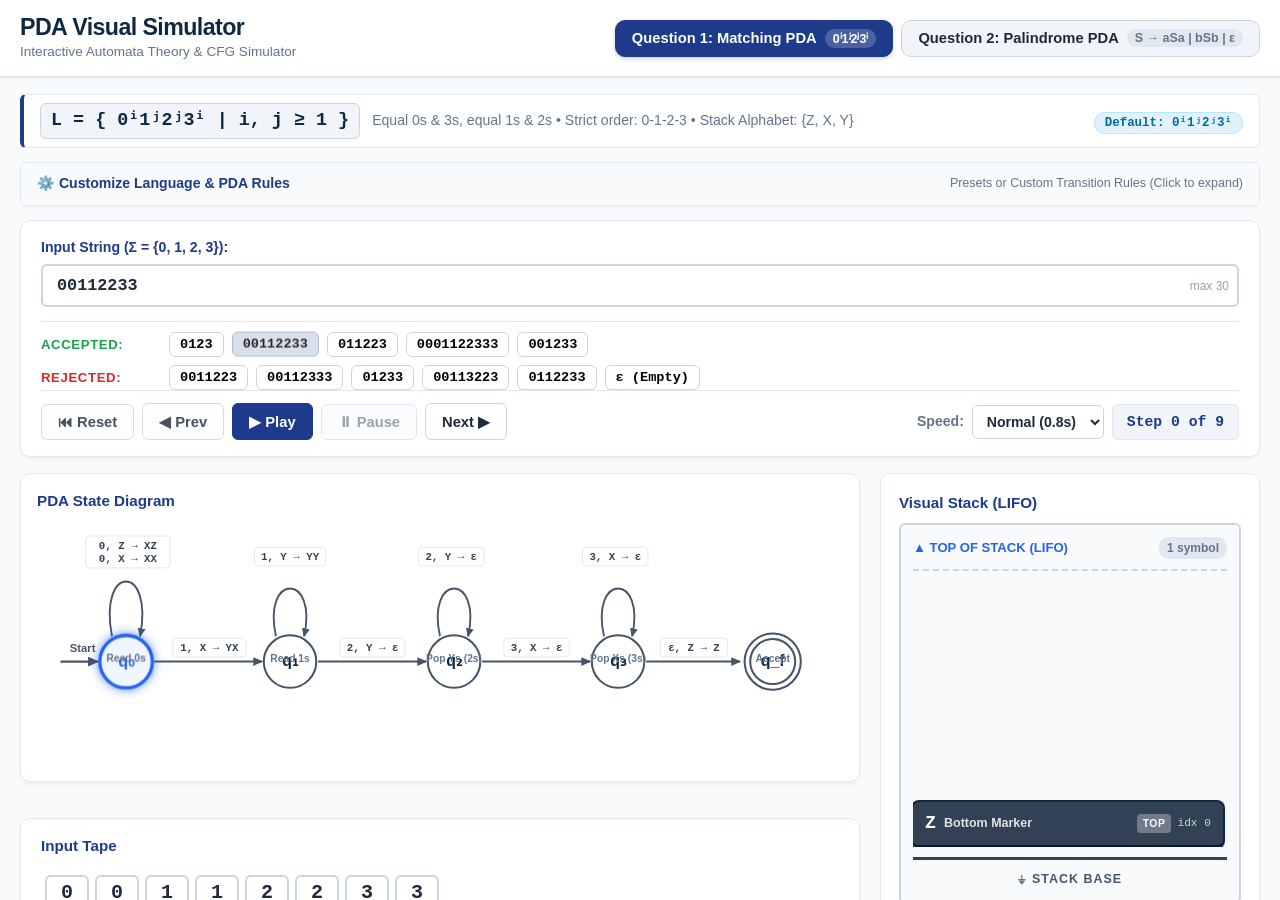
<file: index.html>
<!DOCTYPE html>
<html lang="en">
<head>
  <meta charset="UTF-8">
  <meta http-equiv="refresh" content="0; url=pda-visual-simulator/index.html">
  <title>PDA Visual Simulator</title>
  <style>
    body {
      font-family: -apple-system, BlinkMacSystemFont, "Segoe UI", Roboto, sans-serif;
      display: flex;
      justify-content: center;
      align-items: center;
      height: 100vh;
      margin: 0;
      background: #f8fafc;
      color: #0f2942;
    }
    .card {
      background: #ffffff;
      padding: 30px 40px;
      border-radius: 12px;
      border: 1px solid #cbd5e1;
      text-align: center;
      box-shadow: 0 4px 6px rgba(0,0,0,0.05);
    }
    a {
      display: inline-block;
      margin-top: 14px;
      padding: 10px 20px;
      background: #1e3a8a;
      color: #ffffff;
      text-decoration: none;
      font-weight: 700;
      border-radius: 6px;
    }
  </style>
</head>
<body>
  <div class="card">
    <h2>PDA Visual Simulator</h2>
    <p>Redirecting to the simulator...</p>
    <a href="pda-visual-simulator/index.html">Open Simulator Now</a>
  </div>
</body>
</html>
</file>
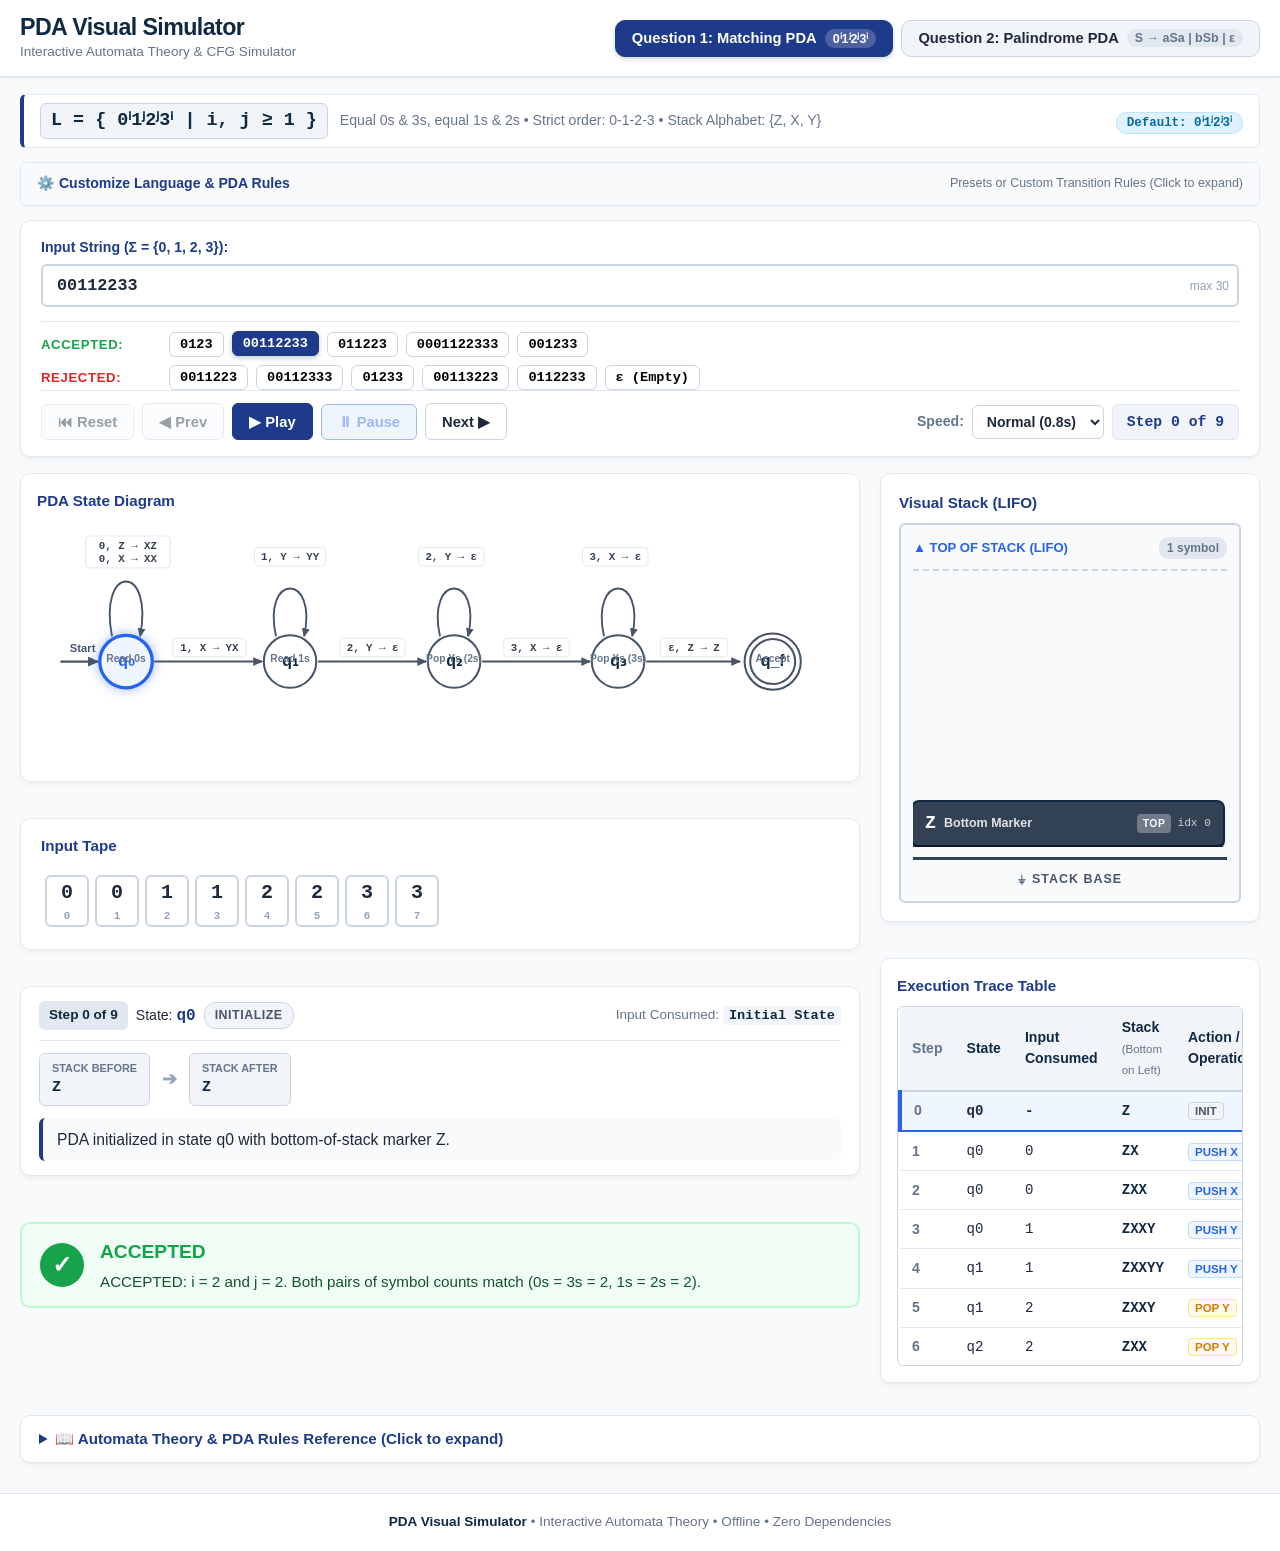
<file: pda-visual-simulator/index.html>
<!DOCTYPE html>
<html lang="en">
<head>
  <meta charset="UTF-8">
  <meta name="viewport" content="width=device-width, initial-scale=1.0">
  <title>PDA Visual Simulator — Interactive Automata Theory</title>
  <link rel="stylesheet" href="css/styles.css">
</head>
<body>

  <!-- Sleek Unified Header & Tabs -->
  <header class="app-header">
    <div class="container header-flex">
      <div class="header-brand">
        <h1 class="app-title">PDA Visual Simulator</h1>
        <p class="app-subtitle">Interactive Automata Theory &amp; CFG Simulator</p>
      </div>
      <nav class="tab-nav-wrapper">
        <button class="nav-tab-btn active" data-tab="matching" id="tab-btn-matching">
          <span>Question 1: Matching PDA</span>
          <span class="badge-pill">0ⁱ1ʲ2ʲ3ⁱ</span>
        </button>
        <button class="nav-tab-btn" data-tab="palindrome" id="tab-btn-palindrome">
          <span>Question 2: Palindrome PDA</span>
          <span class="badge-pill">S → aSa | bSb | ε</span>
        </button>
      </nav>
    </div>
  </header>

  <!-- Main Container -->
  <main class="container">

    <!-- ===================================================================
         TAB 1: QUESTION 1 — MATCHING PDA
         =================================================================== -->
    <section id="tab-panel-matching" class="tab-content-panel active">
      
      <!-- Compact Problem Strip -->
      <div class="problem-summary-strip">
        <div class="strip-left">
          <span class="math-definition" id="math-eq-matching">L = { 0ⁱ1ʲ2ʲ3ⁱ | i, j ≥ 1 }</span>
          <span class="strip-rule" id="strip-desc-matching">Equal 0s &amp; 3s, equal 1s &amp; 2s &bull; Strict order: 0-1-2-3 &bull; Stack Alphabet: {Z, X, Y}</span>
        </div>
        <div class="strip-right">
          <span class="config-active-badge" id="config-badge-matching">Default: 0ⁱ1ʲ2ʲ3ⁱ</span>
        </div>
      </div>

      <!-- Collapsible Configuration Drawer -->
      <details class="config-drawer" id="config-drawer-matching">
        <summary class="config-summary">
          <span class="config-summary-title">⚙️ Customize Language &amp; PDA Rules</span>
          <span class="config-summary-sub">Presets or Custom Transition Rules (Click to expand)</span>
        </summary>
        <div class="config-body">
          <div class="config-grid">
            <div class="config-field">
              <label for="preset-select-matching" class="config-label">Language Preset / Custom Mode:</label>
              <select id="preset-select-matching" class="config-select">
                <option value="default" selected>Default: L = { 0ⁱ1ʲ2ʲ3ⁱ | i,j ≥ 1 } (College Assignment)</option>
                <option value="equal01">Preset: L = { 0ⁿ1ⁿ | n ≥ 1 }</option>
                <option value="doubleB">Preset: L = { aⁿb²ⁿ | n ≥ 1 }</option>
                <option value="markedPal">Preset: L = { w c wᴿ | w ∈ {0,1}* } (Marked Center)</option>
                <option value="custom">✏️ Custom PDA Rules (Enter below)</option>
              </select>
            </div>
            <div class="config-field">
              <label for="custom-eq-matching" class="config-label">Language Math Notation / Title:</label>
              <input type="text" id="custom-eq-matching" class="config-input" value="L = { 0ⁱ1ʲ2ʲ3ⁱ | i, j ≥ 1 }" placeholder="e.g. L = { aⁿbⁿ | n ≥ 1 }">
            </div>
          </div>
          <div class="config-field" style="margin-top: 10px;">
            <label for="custom-desc-matching" class="config-label">Description / Meaning:</label>
            <input type="text" id="custom-desc-matching" class="config-input" value="Equal 0s &amp; 3s, equal 1s &amp; 2s &bull; Strict order: 0-1-2-3 &bull; Stack Alphabet: {Z, X, Y}" placeholder="Brief summary of language">
          </div>
          <div class="config-field" id="custom-trans-box-matching" style="display: none; margin-top: 10px;">
            <label for="custom-transitions-matching" class="config-label">Custom Transitions <code>(state, input, stackTop) -&gt; (nextState, replacement)</code>:</label>
            <textarea id="custom-transitions-matching" class="config-textarea" rows="6" spellcheck="false" placeholder="(q0, 0, Z) -&gt; (q0, XZ)&#10;(q0, 0, X) -&gt; (q0, XX)&#10;(q0, 1, X) -&gt; (q1, YX)&#10;(q1, 1, Y) -&gt; (q1, YY)&#10;(q1, 2, Y) -&gt; (q2, ε)&#10;(q2, 2, Y) -&gt; (q2, ε)&#10;(q2, 3, X) -&gt; (q3, ε)&#10;(q3, 3, X) -&gt; (q3, ε)&#10;(q3, ε, Z) -&gt; (qf, Z)"></textarea>
            <span class="config-hint">Format: <code>(q0, 0, Z) -&gt; (q0, XZ)</code> or <code>q0, 0, Z -&gt; q0, XZ</code>. Use <code>ε</code> or <code>e</code> for empty.</span>
          </div>
          <div class="config-actions">
            <button id="btn-apply-matching" class="btn btn-primary btn-sm">✓ Apply Rules</button>
            <button id="btn-reset-config-matching" class="btn btn-sm">↺ Reset to Default Problem</button>
          </div>
        </div>
      </details>

      <!-- Controls & Input Bar -->
      <div class="card control-card">
        <div class="input-controls-row">
          <div class="input-group">
            <label for="input-matching" class="input-label">Input String (Σ = {0, 1, 2, 3}):</label>
            <div class="input-field-wrapper">
              <input type="text" id="input-matching" class="text-input" value="00112233" maxlength="30" placeholder="e.g. 00112233" spellcheck="false" autocomplete="off">
              <span class="char-limit-badge">max 30</span>
            </div>
          </div>
        </div>

        <!-- Clean Presets -->
        <div class="presets-section">
          <div class="preset-group-row">
            <span class="preset-title accepted">Accepted:</span>
            <div id="presets-acc-matching" class="preset-btn-list">
              <button class="preset-btn preset-acc" data-tab="matching" data-value="0123">0123</button>
              <button class="preset-btn preset-acc" data-tab="matching" data-value="00112233">00112233</button>
              <button class="preset-btn preset-acc" data-tab="matching" data-value="011223">011223</button>
              <button class="preset-btn preset-acc" data-tab="matching" data-value="0001122333">0001122333</button>
              <button class="preset-btn preset-acc" data-tab="matching" data-value="001233">001233</button>
            </div>
          </div>
          <div class="preset-group-row">
            <span class="preset-title rejected">Rejected:</span>
            <div id="presets-rej-matching" class="preset-btn-list">
              <button class="preset-btn preset-rej" data-tab="matching" data-value="0011223">0011223</button>
              <button class="preset-btn preset-rej" data-tab="matching" data-value="00112333">00112333</button>
              <button class="preset-btn preset-rej" data-tab="matching" data-value="01233">01233</button>
              <button class="preset-btn preset-rej" data-tab="matching" data-value="00113223">00113223</button>
              <button class="preset-btn preset-rej" data-tab="matching" data-value="0112233">0112233</button>
              <button class="preset-btn preset-rej" data-tab="matching" data-value="">ε (Empty)</button>
            </div>
          </div>
        </div>

        <!-- Playback Controls -->
        <div class="playback-controls-row">
          <div class="button-group">
            <button id="btn-reset-matching" class="btn" title="Reset (Esc)">⏮ Reset</button>
            <button id="btn-prev-matching" class="btn" title="Previous (Left Arrow)">◀ Prev</button>
            <button id="btn-play-matching" class="btn btn-primary" title="Play (Spacebar)">▶ Play</button>
            <button id="btn-pause-matching" class="btn" title="Pause (Spacebar)" disabled>⏸ Pause</button>
            <button id="btn-next-matching" class="btn" title="Next (Right Arrow)">Next ▶</button>
          </div>

          <div class="button-group">
            <div class="speed-control">
              <span>Speed:</span>
              <select id="speed-select-matching" class="speed-select">
                <option value="1500">Slow (1.5s)</option>
                <option value="800" selected>Normal (0.8s)</option>
                <option value="350">Fast (0.35s)</option>
              </select>
            </div>
            <div id="step-counter-matching" class="step-counter-tag">Step 0 of 0</div>
          </div>
        </div>
      </div>

      <!-- Simulation View Grid -->
      <div class="sim-grid">
        
        <!-- Left: Diagram, Tape, Step Info, Result -->
        <div class="sim-col-left">
          
          <div class="card diagram-card">
            <div class="card-title-compact">PDA State Diagram</div>
            <div id="diagram-matching"></div>
          </div>

          <div class="card tape-card">
            <div class="card-title-compact">Input Tape</div>
            <div id="tape-matching"></div>
          </div>

          <div class="card" style="padding:14px 18px;">
            <div id="step-info-matching"></div>
          </div>

          <div id="result-banner-matching"></div>

        </div>

        <!-- Right: Stack & Trace Table -->
        <div class="sim-col-right">

          <div class="card stack-card">
            <div class="card-title-compact">Visual Stack (LIFO)</div>
            <div id="stack-matching"></div>
          </div>

          <div class="card">
            <div class="card-title-compact">Execution Trace Table</div>
            <div id="trace-table-matching"></div>
          </div>

        </div>

      </div>

      <!-- Collapsible Educational Guide (Uncluttered) -->
      <details class="edu-details">
        <summary class="edu-summary">📖 Automata Theory &amp; PDA Rules Reference (Click to expand)</summary>
        <div class="edu-grid">
          <div class="edu-card">
            <h4>1. Language Definition</h4>
            <p><code>L = {0ⁱ1ʲ2ʲ3ⁱ | i, j ≥ 1}</code> requires nested balance: outer 0s match 3s, and inner 1s match 2s. At least one symbol from each group is required.</p>
          </div>
          <div class="edu-card">
            <h4>2. Why Stack is Needed</h4>
            <p>A finite automaton cannot count unbounded counts of <code>i</code> and <code>j</code>. An unbounded LIFO stack stores markers for 0s and 1s and pops them when reading 2s and 3s.</p>
          </div>
          <div class="edu-card">
            <h4>3. Role of Symbols X and Y</h4>
            <p>0s push <code>X</code> in <code>q0</code>. 1s push <code>Y</code> in <code>q1</code>. 2s pop <code>Y</code> in <code>q2</code>. 3s pop <code>X</code> in <code>q3</code>.</p>
          </div>
          <div class="edu-card">
            <h4>4. Acceptance Rule</h4>
            <p>Accepted when all symbols are consumed, all Ys and Xs popped, leaving marker <code>Z</code> to transition into <code>qf</code> via <code>(ε, Z → Z)</code>.</p>
          </div>
        </div>
      </details>

    </section>


    <!-- ===================================================================
         TAB 2: QUESTION 2 — PALINDROME PDA
         =================================================================== -->
    <section id="tab-panel-palindrome" class="tab-content-panel">

      <!-- Compact Problem Strip -->
      <div class="problem-summary-strip">
        <div class="strip-left">
          <span class="math-definition grammar-badge" id="grammar-badge-palindrome">S → aSa | bSb | ε</span>
          <span class="strip-rule" id="strip-desc-palindrome">Generates even-length palindromes (length 2k) over {a, b} &bull; Stack Alphabet: {Z, S, a, b}</span>
        </div>
        <div class="strip-right">
          <span class="config-active-badge" id="config-badge-palindrome">Default: S → aSa | bSb | ε</span>
        </div>
      </div>

      <!-- Collapsible Configuration Drawer -->
      <details class="config-drawer" id="config-drawer-palindrome">
        <summary class="config-summary">
          <span class="config-summary-title">⚙️ Customize CFG Grammar</span>
          <span class="config-summary-sub">Presets or Custom CFG Productions (Click to expand)</span>
        </summary>
        <div class="config-body">
          <div class="config-grid">
            <div class="config-field">
              <label for="preset-select-palindrome" class="config-label">Grammar Preset / Custom Mode:</label>
              <select id="preset-select-palindrome" class="config-select">
                <option value="default" selected>Default: S → aSa | bSb | ε (Even-length Palindromes)</option>
                <option value="allPal">Preset: S → aSa | bSb | a | b | ε (All Palindromes - Even &amp; Odd)</option>
                <option value="anbn">Preset: S → aSb | ε (L = { aⁿbⁿ })</option>
                <option value="centerC">Preset: S → 0S0 | 1S1 | c (Marked Center)</option>
                <option value="custom">✏️ Custom CFG Productions</option>
              </select>
            </div>
            <div class="config-field">
              <label for="custom-grammar-input" class="config-label">CFG Production Rules (separated by | or newlines):</label>
              <input type="text" id="custom-grammar-input" class="config-input" value="S -> aSa | bSb | ε" placeholder="e.g. S -> aSa | bSb | ε">
            </div>
          </div>
          <div class="config-field" style="margin-top: 10px;">
            <label for="custom-desc-palindrome" class="config-label">Grammar Description:</label>
            <input type="text" id="custom-desc-palindrome" class="config-input" value="Generates even-length palindromes (length 2k) over {a, b}" placeholder="Description of generated language">
          </div>
          <div class="config-actions">
            <button id="btn-apply-palindrome" class="btn btn-primary btn-sm">✓ Apply CFG Grammar</button>
            <button id="btn-reset-config-palindrome" class="btn btn-sm">↺ Reset to Default CFG</button>
          </div>
        </div>
      </details>

      <!-- Controls & Input Bar -->
      <div class="card control-card">
        <div class="input-controls-row">
          <div class="input-group">
            <label for="input-palindrome" class="input-label">Input String (Σ = {a, b}):</label>
            <div class="input-field-wrapper">
              <input type="text" id="input-palindrome" class="text-input" value="abba" maxlength="30" placeholder="e.g. abba" spellcheck="false" autocomplete="off">
              <span class="char-limit-badge">max 30</span>
            </div>
          </div>
        </div>

        <!-- Clean Presets -->
        <div class="presets-section">
          <div class="preset-group-row">
            <span class="preset-title accepted">Accepted:</span>
            <div id="presets-acc-palindrome" class="preset-btn-list">
              <button class="preset-btn preset-acc" data-tab="palindrome" data-value="">ε (Empty)</button>
              <button class="preset-btn preset-acc" data-tab="palindrome" data-value="aa">aa</button>
              <button class="preset-btn preset-acc" data-tab="palindrome" data-value="bb">bb</button>
              <button class="preset-btn preset-acc" data-tab="palindrome" data-value="abba">abba</button>
              <button class="preset-btn preset-acc" data-tab="palindrome" data-value="baab">baab</button>
              <button class="preset-btn preset-acc" data-tab="palindrome" data-value="aabbaa">aabbaa</button>
            </div>
          </div>
          <div class="preset-group-row">
            <span class="preset-title rejected">Rejected:</span>
            <div id="presets-rej-palindrome" class="preset-btn-list">
              <button class="preset-btn preset-rej" data-tab="palindrome" data-value="aba">aba (odd-length)</button>
              <button class="preset-btn preset-rej" data-tab="palindrome" data-value="abab">abab</button>
              <button class="preset-btn preset-rej" data-tab="palindrome" data-value="aabb">aabb</button>
              <button class="preset-btn preset-rej" data-tab="palindrome" data-value="abc">abc</button>
              <button class="preset-btn preset-rej" data-tab="palindrome" data-value="a">a</button>
            </div>
          </div>
        </div>

        <!-- Playback Controls -->
        <div class="playback-controls-row">
          <div class="button-group">
            <button id="btn-reset-palindrome" class="btn" title="Reset (Esc)">⏮ Reset</button>
            <button id="btn-prev-palindrome" class="btn" title="Previous (Left Arrow)">◀ Prev</button>
            <button id="btn-play-palindrome" class="btn btn-primary" title="Play (Spacebar)">▶ Play</button>
            <button id="btn-pause-palindrome" class="btn" title="Pause (Spacebar)" disabled>⏸ Pause</button>
            <button id="btn-next-palindrome" class="btn" title="Next (Right Arrow)">Next ▶</button>
          </div>

          <div class="button-group">
            <div class="speed-control">
              <span>Speed:</span>
              <select id="speed-select-palindrome" class="speed-select">
                <option value="1500">Slow (1.5s)</option>
                <option value="800" selected>Normal (0.8s)</option>
                <option value="350">Fast (0.35s)</option>
              </select>
            </div>
            <div id="step-counter-palindrome" class="step-counter-tag">Step 0 of 0</div>
          </div>
        </div>
      </div>

      <!-- Palindrome Symmetry Mirror & Derivation (Compact Grid) -->
      <div class="pal-compact-row">
        <div class="card" style="flex:1; margin-bottom:14px; padding:12px 16px;">
          <div id="mirror-palindrome"></div>
        </div>
        <div class="card" style="flex:1; margin-bottom:14px; padding:12px 16px;">
          <div id="derivation-palindrome"></div>
        </div>
      </div>

      <!-- Simulation View Grid -->
      <div class="sim-grid">
        
        <!-- Left: Diagram, Tape, Step Info, Result -->
        <div class="sim-col-left">
          
          <div class="card diagram-card">
            <div class="card-title-compact">CFG-to-PDA 3-State Diagram</div>
            <div id="diagram-palindrome"></div>
          </div>

          <div class="card tape-card">
            <div class="card-title-compact">Input Tape</div>
            <div id="tape-palindrome"></div>
          </div>

          <div class="card" style="padding:14px 18px;">
            <div id="step-info-palindrome"></div>
          </div>

          <div id="result-banner-palindrome"></div>

        </div>

        <!-- Right: Stack & Trace Table -->
        <div class="sim-col-right">

          <div class="card stack-card">
            <div class="card-title-compact">Visual Stack (LIFO)</div>
            <div id="stack-palindrome"></div>
          </div>

          <div class="card">
            <div class="card-title-compact">Execution Trace Table</div>
            <div id="trace-table-palindrome"></div>
          </div>

        </div>

      </div>

      <!-- Collapsible Educational Guide -->
      <details class="edu-details">
        <summary class="edu-summary">📖 Theory &amp; Grammar Conversion Reference (Click to expand)</summary>
        <div class="edu-grid">
          <div class="edu-card">
            <h4>1. Context-Free Grammar</h4>
            <p><code>S → aSa | bSb | ε</code> generates palindromes by adding matching character pairs at both ends. Base case is <code>ε</code>.</p>
          </div>
          <div class="edu-card">
            <h4>2. Even-Length Constraint</h4>
            <p>Every step adds exactly 2 characters. Hence length is always <code>2k</code> (even). Odd palindromes like <code>aba</code> cannot be produced.</p>
          </div>
          <div class="edu-card">
            <h4>3. CFG to PDA Algorithm</h4>
            <p>Expansion: <code>(ε, A → α)</code> pops variable and pushes RHS. Terminal matching: <code>(a, a → ε)</code> matches input against stack top.</p>
          </div>
          <div class="edu-card">
            <h4>4. Non-determinism</h4>
            <p>The PDA decides when the middle is reached to apply <code>S → ε</code>. The simulator traces the valid accepting derivation path.</p>
          </div>
        </div>
      </details>

    </section>

  </main>

  <!-- App Footer -->
  <footer class="app-footer">
    <div class="container">
      <p><strong>PDA Visual Simulator</strong> &bull; Interactive Automata Theory &bull; Offline &bull; Zero Dependencies</p>
    </div>
  </footer>

  <!-- Scripts -->
  <script src="js/matching-pda.js"></script>
  <script src="js/palindrome-pda.js"></script>
  <script src="js/visualizer.js"></script>
  <script src="js/app.js"></script>
</body>
</html>
</file>
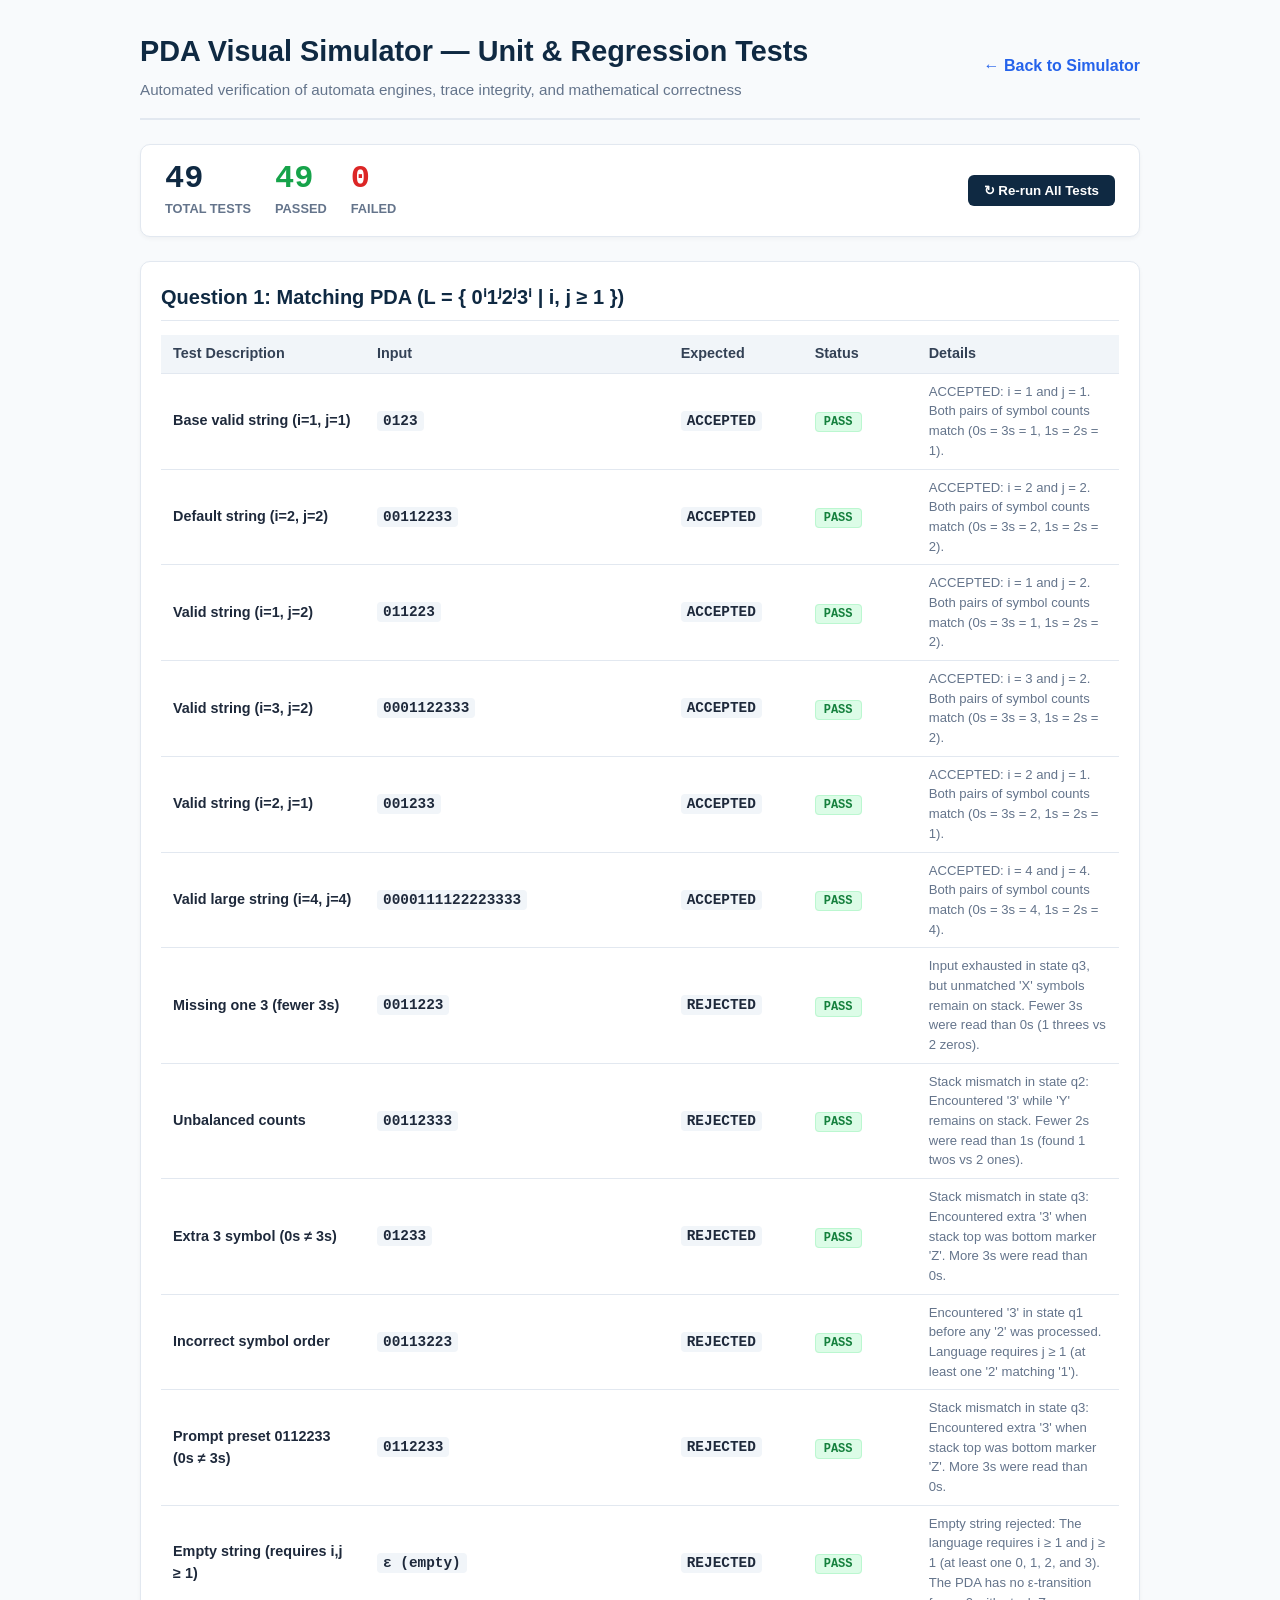
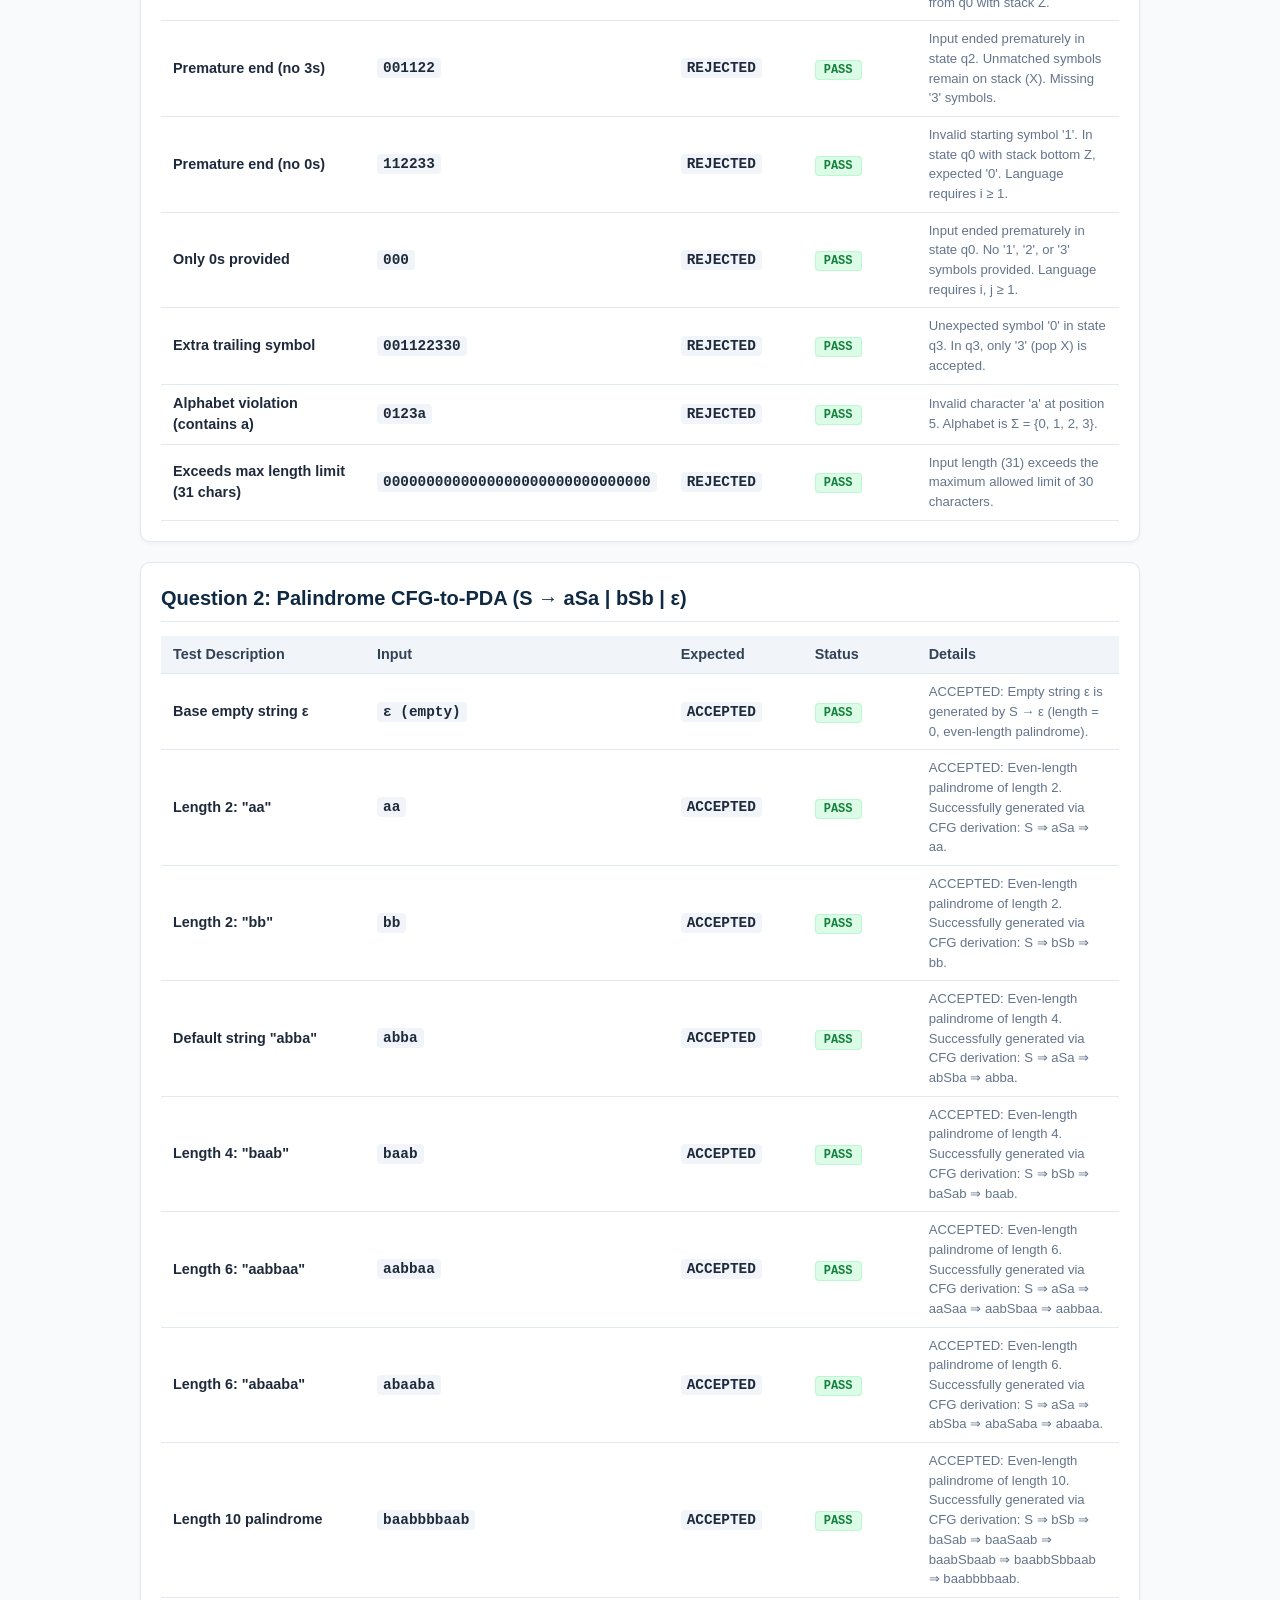
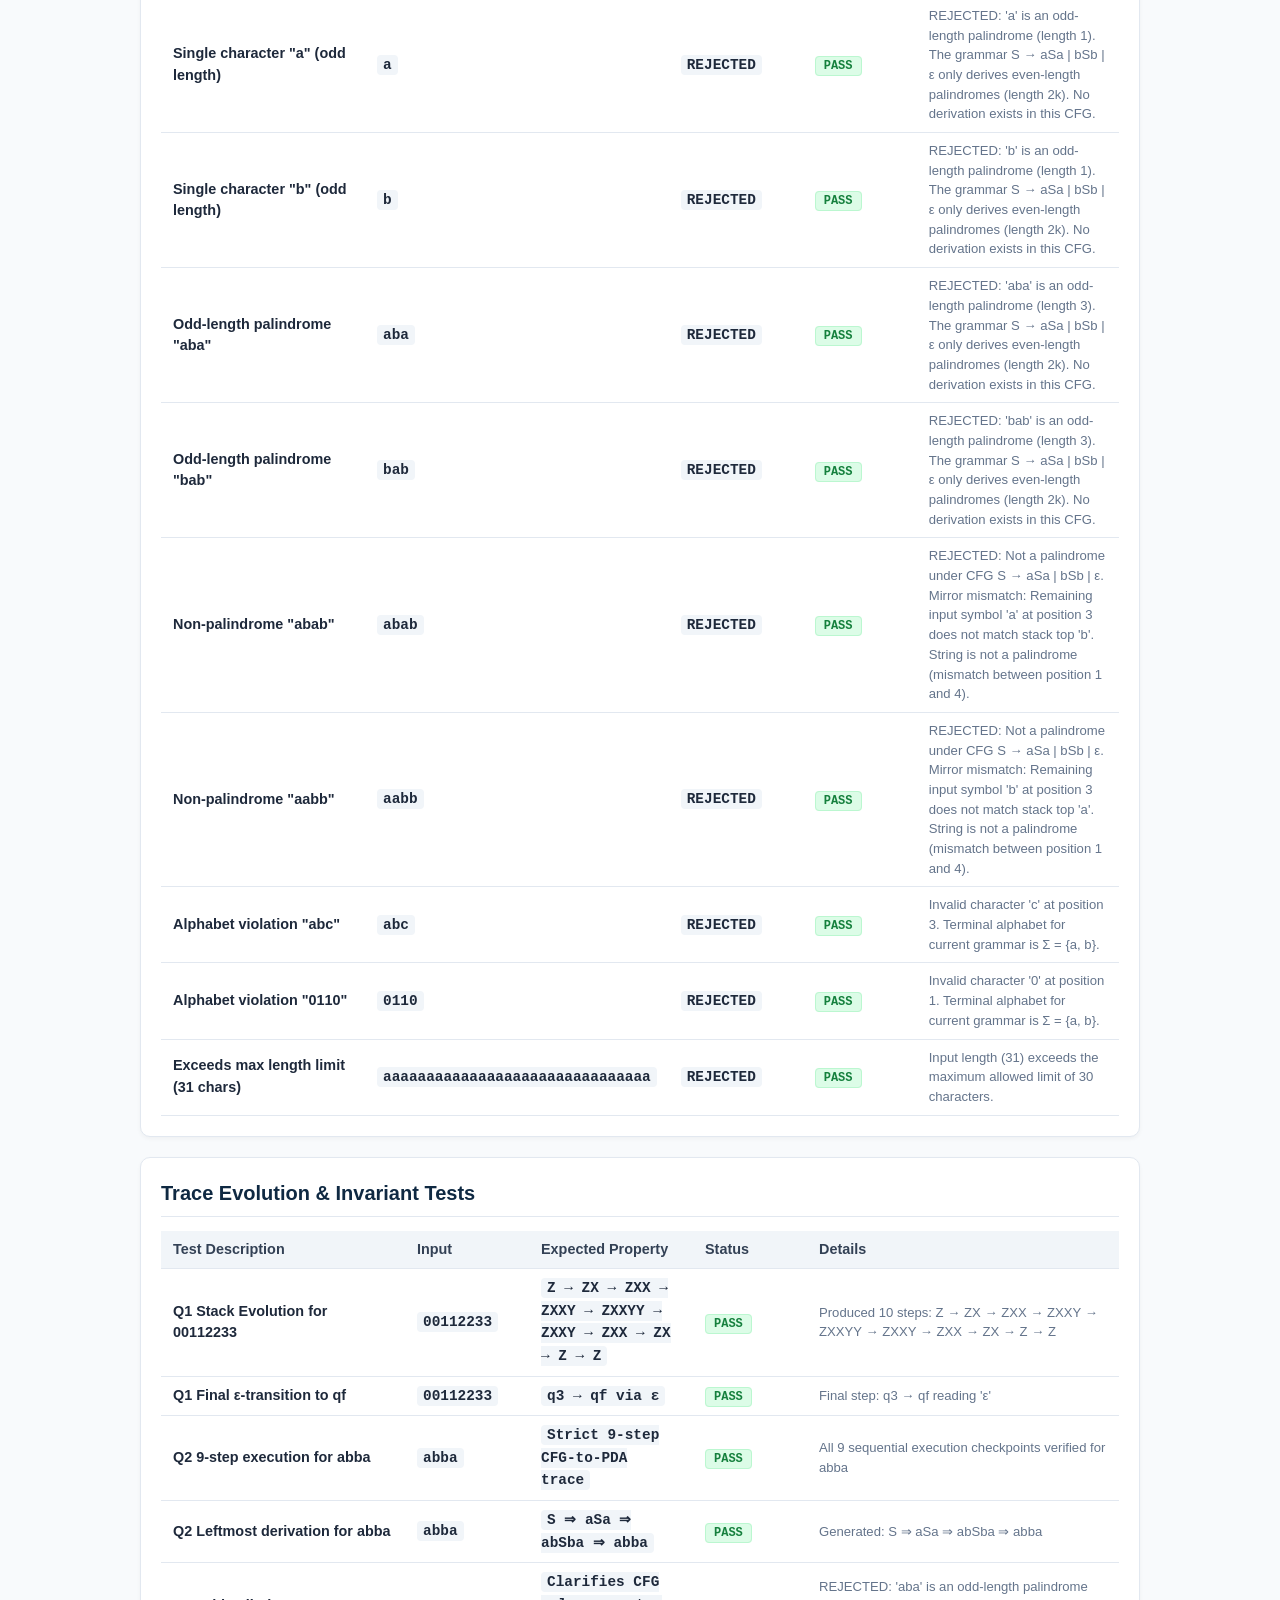
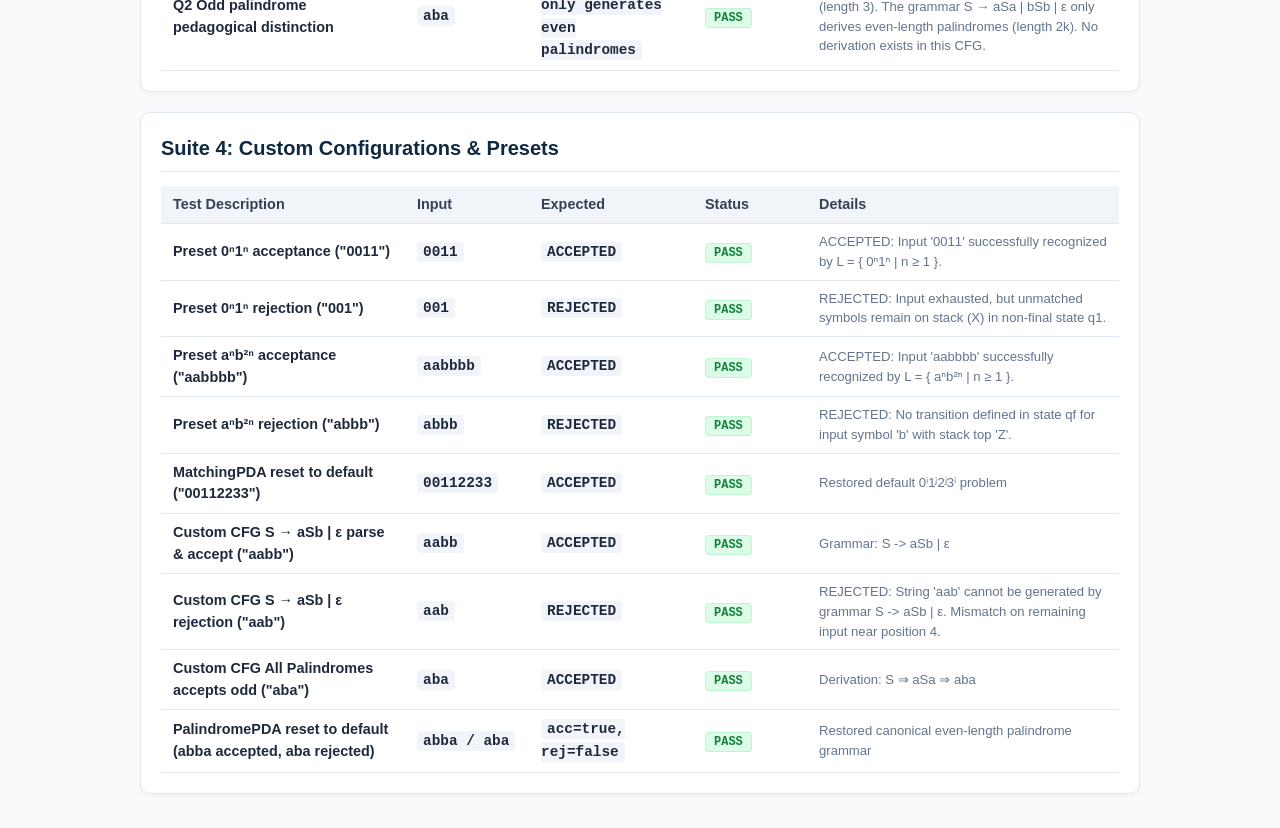
<file: pda-visual-simulator/tests/tests.html>
<!DOCTYPE html>
<html lang="en">
<head>
  <meta charset="UTF-8">
  <meta name="viewport" content="width=device-width, initial-scale=1.0">
  <title>PDA Visual Simulator — Automated Test Suite</title>
  <style>
    :root {
      --bg: #f8fafc;
      --card-bg: #ffffff;
      --text: #1e293b;
      --navy: #0f2942;
      --green: #16a34a;
      --red: #dc2626;
      --border: #e2e8f0;
      --font-mono: ui-monospace, SFMono-Regular, Menlo, Monaco, Consolas, monospace;
      --font-sans: -apple-system, BlinkMacSystemFont, "Segoe UI", Roboto, sans-serif;
    }
    body {
      font-family: var(--font-sans);
      background-color: var(--bg);
      color: var(--text);
      line-height: 1.5;
      padding: 30px 20px;
      margin: 0;
    }
    .container {
      max-width: 1000px;
      margin: 0 auto;
    }
    header {
      margin-bottom: 24px;
      padding-bottom: 16px;
      border-bottom: 2px solid var(--border);
      display: flex;
      justify-content: space-between;
      align-items: center;
      flex-wrap: wrap;
      gap: 16px;
    }
    h1 {
      color: var(--navy);
      font-size: 1.8rem;
      margin: 0 0 6px 0;
    }
    .subtitle {
      color: #64748b;
      font-size: 0.95rem;
      margin: 0;
    }
    .nav-links a {
      color: #2563eb;
      text-decoration: none;
      font-weight: 600;
      margin-left: 12px;
    }
    .nav-links a:hover {
      text-decoration: underline;
    }
    .summary-card {
      background: var(--card-bg);
      border: 1px solid var(--border);
      border-radius: 10px;
      padding: 18px 24px;
      margin-bottom: 24px;
      display: flex;
      gap: 24px;
      align-items: center;
      box-shadow: 0 2px 4px rgba(0,0,0,0.04);
    }
    .stat-badge {
      display: flex;
      flex-direction: column;
    }
    .stat-val {
      font-size: 2rem;
      font-weight: 800;
      font-family: var(--font-mono);
      line-height: 1;
    }
    .stat-val.passed { color: var(--green); }
    .stat-val.failed { color: var(--red); }
    .stat-val.total { color: var(--navy); }
    .stat-lbl {
      font-size: 0.8rem;
      font-weight: 700;
      color: #64748b;
      text-transform: uppercase;
      margin-top: 4px;
    }
    .suite-section {
      background: var(--card-bg);
      border: 1px solid var(--border);
      border-radius: 10px;
      padding: 20px;
      margin-bottom: 20px;
      box-shadow: 0 2px 4px rgba(0,0,0,0.04);
    }
    .suite-title {
      color: var(--navy);
      font-size: 1.25rem;
      margin-top: 0;
      margin-bottom: 14px;
      padding-bottom: 8px;
      border-bottom: 1px solid var(--border);
    }
    .test-table {
      width: 100%;
      border-collapse: collapse;
      font-size: 0.9rem;
    }
    .test-table th, .test-table td {
      padding: 8px 12px;
      text-align: left;
      border-bottom: 1px solid var(--border);
    }
    .test-table th {
      background: #f1f5f9;
      font-weight: 700;
      color: #334155;
    }
    .status-tag {
      font-size: 0.75rem;
      font-weight: 800;
      padding: 2px 8px;
      border-radius: 4px;
      text-transform: uppercase;
      font-family: var(--font-mono);
    }
    .status-pass {
      background: #dcfce7;
      color: #15803d;
      border: 1px solid #bbf7d0;
    }
    .status-fail {
      background: #fee2e2;
      color: #b91c1c;
      border: 1px solid #fecaca;
    }
    code {
      font-family: var(--font-mono);
      font-weight: 600;
      background: #f1f5f9;
      padding: 2px 6px;
      border-radius: 4px;
    }
    .test-detail {
      font-size: 0.82rem;
      color: #64748b;
    }
  </style>
</head>
<body>

  <div class="container">
    <header>
      <div>
        <h1>PDA Visual Simulator — Unit &amp; Regression Tests</h1>
        <p class="subtitle">Automated verification of automata engines, trace integrity, and mathematical correctness</p>
      </div>
      <div class="nav-links">
        <a href="../index.html">← Back to Simulator</a>
      </div>
    </header>

    <!-- Results Summary -->
    <div class="summary-card">
      <div class="stat-badge">
        <span class="stat-val total" id="stat-total">0</span>
        <span class="stat-lbl">Total Tests</span>
      </div>
      <div class="stat-badge">
        <span class="stat-val passed" id="stat-passed">0</span>
        <span class="stat-lbl">Passed</span>
      </div>
      <div class="stat-badge">
        <span class="stat-val failed" id="stat-failed">0</span>
        <span class="stat-lbl">Failed</span>
      </div>
      <div style="margin-left: auto;">
        <button onclick="runAllTests()" style="padding: 8px 16px; background:#0f2942; color:#fff; border:none; border-radius:6px; font-weight:700; cursor:pointer;">
          ↻ Re-run All Tests
        </button>
      </div>
    </div>

    <!-- Suite 1: Question 1 Matching PDA -->
    <div class="suite-section">
      <h2 class="suite-title">Question 1: Matching PDA (L = { 0ⁱ1ʲ2ʲ3ⁱ | i, j ≥ 1 })</h2>
      <table class="test-table">
        <thead>
          <tr>
            <th style="width: 180px;">Test Description</th>
            <th style="width: 140px;">Input</th>
            <th style="width: 110px;">Expected</th>
            <th style="width: 90px;">Status</th>
            <th>Details</th>
          </tr>
        </thead>
        <tbody id="tbody-q1"></tbody>
      </table>
    </div>

    <!-- Suite 2: Question 2 Palindrome PDA -->
    <div class="suite-section">
      <h2 class="suite-title">Question 2: Palindrome CFG-to-PDA (S → aSa | bSb | ε)</h2>
      <table class="test-table">
        <thead>
          <tr>
            <th style="width: 180px;">Test Description</th>
            <th style="width: 140px;">Input</th>
            <th style="width: 110px;">Expected</th>
            <th style="width: 90px;">Status</th>
            <th>Details</th>
          </tr>
        </thead>
        <tbody id="tbody-q2"></tbody>
      </table>
    </div>

    <!-- Suite 3: Trace and Invariant Tests -->
    <div class="suite-section">
      <h2 class="suite-title">Trace Evolution &amp; Invariant Tests</h2>
      <table class="test-table">
        <thead>
          <tr>
            <th style="width: 220px;">Test Description</th>
            <th style="width: 100px;">Input</th>
            <th style="width: 140px;">Expected Property</th>
            <th style="width: 90px;">Status</th>
            <th>Details</th>
          </tr>
        </thead>
        <tbody id="tbody-trace"></tbody>
      </table>
    </div>

    <!-- Suite 4: Custom Configuration & Presets -->
    <div class="suite-section">
      <h2 class="suite-title">Suite 4: Custom Configurations &amp; Presets</h2>
      <table class="test-table">
        <thead>
          <tr>
            <th style="width: 220px;">Test Description</th>
            <th style="width: 100px;">Input</th>
            <th style="width: 140px;">Expected</th>
            <th style="width: 90px;">Status</th>
            <th>Details</th>
          </tr>
        </thead>
        <tbody id="tbody-config"></tbody>
      </table>
    </div>

  </div>

  <!-- Engines -->
  <script src="../js/matching-pda.js"></script>
  <script src="../js/palindrome-pda.js"></script>

  <!-- Test Suite Execution Script -->
  <script>
    let totalCount = 0;
    let passCount = 0;
    let failCount = 0;

    function recordTest(tbodyId, desc, input, expected, passed, details) {
      totalCount++;
      if (passed) passCount++;
      else failCount++;

      const tbody = document.getElementById(tbodyId);
      const row = document.createElement('tr');
      row.innerHTML = `
        <td><strong>${desc}</strong></td>
        <td><code>${input === '' ? 'ε (empty)' : input}</code></td>
        <td><code>${expected}</code></td>
        <td><span class="status-tag ${passed ? 'status-pass' : 'status-fail'}">${passed ? 'PASS' : 'FAIL'}</span></td>
        <td class="test-detail">${details}</td>
      `;
      tbody.appendChild(row);
    }

    function runAllTests() {
      totalCount = 0;
      passCount = 0;
      failCount = 0;

      document.getElementById('tbody-q1').innerHTML = '';
      document.getElementById('tbody-q2').innerHTML = '';
      document.getElementById('tbody-trace').innerHTML = '';

      const pda1 = new MatchingPDA();
      const pda2 = new PalindromePDA();

      // ==========================================
      // SUITE 1: Question 1 Matching PDA
      // ==========================================
      const q1Tests = [
        { desc: 'Base valid string (i=1, j=1)', input: '0123', expectAccept: true },
        { desc: 'Default string (i=2, j=2)', input: '00112233', expectAccept: true },
        { desc: 'Valid string (i=1, j=2)', input: '011223', expectAccept: true },
        { desc: 'Valid string (i=3, j=2)', input: '0001122333', expectAccept: true },
        { desc: 'Valid string (i=2, j=1)', input: '001233', expectAccept: true },
        { desc: 'Valid large string (i=4, j=4)', input: '0000111122223333', expectAccept: true },
        { desc: 'Missing one 3 (fewer 3s)', input: '0011223', expectAccept: false },
        { desc: 'Unbalanced counts', input: '00112333', expectAccept: false },
        { desc: 'Extra 3 symbol (0s ≠ 3s)', input: '01233', expectAccept: false },
        { desc: 'Incorrect symbol order', input: '00113223', expectAccept: false },
        { desc: 'Prompt preset 0112233 (0s ≠ 3s)', input: '0112233', expectAccept: false },
        { desc: 'Empty string (requires i,j ≥ 1)', input: '', expectAccept: false },
        { desc: 'Premature end (no 3s)', input: '001122', expectAccept: false },
        { desc: 'Premature end (no 0s)', input: '112233', expectAccept: false },
        { desc: 'Only 0s provided', input: '000', expectAccept: false },
        { desc: 'Extra trailing symbol', input: '001122330', expectAccept: false },
        { desc: 'Alphabet violation (contains a)', input: '0123a', expectAccept: false },
        { desc: 'Exceeds max length limit (31 chars)', input: '0'.repeat(31), expectAccept: false }
      ];

      q1Tests.forEach(t => {
        const res = pda1.simulate(t.input);
        const passed = res.accepted === t.expectAccept;
        recordTest('tbody-q1', t.desc, t.input, t.expectAccept ? 'ACCEPTED' : 'REJECTED', passed, res.reason);
      });

      // ==========================================
      // SUITE 2: Question 2 Palindrome PDA
      // ==========================================
      const q2Tests = [
        { desc: 'Base empty string ε', input: '', expectAccept: true },
        { desc: 'Length 2: "aa"', input: 'aa', expectAccept: true },
        { desc: 'Length 2: "bb"', input: 'bb', expectAccept: true },
        { desc: 'Default string "abba"', input: 'abba', expectAccept: true },
        { desc: 'Length 4: "baab"', input: 'baab', expectAccept: true },
        { desc: 'Length 6: "aabbaa"', input: 'aabbaa', expectAccept: true },
        { desc: 'Length 6: "abaaba"', input: 'abaaba', expectAccept: true },
        { desc: 'Length 10 palindrome', input: 'baabbbbaab', expectAccept: true },
        { desc: 'Single character "a" (odd length)', input: 'a', expectAccept: false },
        { desc: 'Single character "b" (odd length)', input: 'b', expectAccept: false },
        { desc: 'Odd-length palindrome "aba"', input: 'aba', expectAccept: false },
        { desc: 'Odd-length palindrome "bab"', input: 'bab', expectAccept: false },
        { desc: 'Non-palindrome "abab"', input: 'abab', expectAccept: false },
        { desc: 'Non-palindrome "aabb"', input: 'aabb', expectAccept: false },
        { desc: 'Alphabet violation "abc"', input: 'abc', expectAccept: false },
        { desc: 'Alphabet violation "0110"', input: '0110', expectAccept: false },
        { desc: 'Exceeds max length limit (31 chars)', input: 'a'.repeat(31), expectAccept: false }
      ];

      q2Tests.forEach(t => {
        const res = pda2.simulate(t.input);
        const passed = res.accepted === t.expectAccept;
        recordTest('tbody-q2', t.desc, t.input, t.expectAccept ? 'ACCEPTED' : 'REJECTED', passed, res.reason);
      });

      // ==========================================
      // SUITE 3: Trace Evolution & Invariant Tests
      // ==========================================

      // Test 3.1: Stack evolution for 00112233
      // Expected sequence: Z -> ZX -> ZXX -> ZXXY -> ZXXYY -> ZXXY -> ZXX -> ZX -> Z -> Z
      const res00112233 = pda1.simulate('00112233');
      const expectedStacksQ1 = ['Z', 'ZX', 'ZXX', 'ZXXY', 'ZXXYY', 'ZXXY', 'ZXX', 'ZX', 'Z', 'Z'];
      const actualStacksQ1 = res00112233.steps.map(s => s.stackString);
      const stacksMatchQ1 = JSON.stringify(expectedStacksQ1) === JSON.stringify(actualStacksQ1);
      recordTest(
        'tbody-trace',
        'Q1 Stack Evolution for 00112233',
        '00112233',
        expectedStacksQ1.join(' → '),
        stacksMatchQ1,
        `Produced ${actualStacksQ1.length} steps: ${actualStacksQ1.join(' → ')}`
      );

      // Test 3.2: Epsilon transition to qf for Q1
      const lastStepQ1 = res00112233.steps[res00112233.steps.length - 1];
      const reachesQf = lastStepQ1.state === 'q3' && lastStepQ1.nextState === 'qf' && lastStepQ1.inputConsumed === 'ε';
      recordTest(
        'tbody-trace',
        'Q1 Final ε-transition to qf',
        '00112233',
        'q3 → qf via ε',
        reachesQf,
        `Final step: ${lastStepQ1.state} → ${lastStepQ1.nextState} reading '${lastStepQ1.inputConsumed}'`
      );

      // Test 3.3: abba execution sequence follows prompt's 9 items
      const resAbba = pda2.simulate('abba');
      const hasInitSZ = resAbba.steps[1].stackString === 'ZS' && resAbba.steps[1].operation === 'PUSH';
      const hasExpandA = resAbba.steps[2].production === 'S → aSa';
      const hasMatchA1 = resAbba.steps[3].inputConsumed === 'a';
      const hasExpandB = resAbba.steps[4].production === 'S → bSb';
      const hasMatchB1 = resAbba.steps[5].inputConsumed === 'b';
      const hasExpandEps = resAbba.steps[6].production === 'S → ε';
      const hasMatchB2 = resAbba.steps[7].inputConsumed === 'b';
      const hasMatchA2 = resAbba.steps[8].inputConsumed === 'a';
      const hasAcceptQf = resAbba.steps[9].nextState === 'qf' && resAbba.steps[9].operation === 'ACCEPT';

      const abbaTraceValid = hasInitSZ && hasExpandA && hasMatchA1 && hasExpandB && hasMatchB1 && hasExpandEps && hasMatchB2 && hasMatchA2 && hasAcceptQf;
      recordTest(
        'tbody-trace',
        'Q2 9-step execution for abba',
        'abba',
        'Strict 9-step CFG-to-PDA trace',
        abbaTraceValid,
        `All 9 sequential execution checkpoints verified for abba`
      );

      // Test 3.4: Grammar derivation generation for abba
      const expectedDerivation = 'S ⇒ aSa ⇒ abSba ⇒ abba';
      const actualDerivation = resAbba.analysis.derivation ? resAbba.analysis.derivation.join(' ⇒ ') : '';
      recordTest(
        'tbody-trace',
        'Q2 Leftmost derivation for abba',
        'abba',
        expectedDerivation,
        expectedDerivation === actualDerivation,
        `Generated: ${actualDerivation}`
      );

      // Test 3.5: Odd palindrome educational flag
      const resAba = pda2.simulate('aba');
      const mentionsOddGrammar = resAba.reason.includes('odd-length') && resAba.reason.includes('even-length');
      recordTest(
        'tbody-trace',
        'Q2 Odd palindrome pedagogical distinction',
        'aba',
        'Clarifies CFG only generates even palindromes',
        mentionsOddGrammar,
        resAba.reason
      );

      // ==========================================
      // SUITE 4: Dynamic Customization & Presets
      // ==========================================
      document.getElementById('tbody-config').innerHTML = '';

      // Test 4.1: Preset equal01 (0^n 1^n) in MatchingPDA
      pda1.setPreset('equal01');
      const resEqualAcc = pda1.simulate('0011');
      const resEqualRej = pda1.simulate('001');
      recordTest(
        'tbody-config',
        'Preset 0ⁿ1ⁿ acceptance ("0011")',
        '0011',
        'ACCEPTED',
        resEqualAcc.accepted === true,
        resEqualAcc.reason
      );
      recordTest(
        'tbody-config',
        'Preset 0ⁿ1ⁿ rejection ("001")',
        '001',
        'REJECTED',
        resEqualRej.accepted === false,
        resEqualRej.reason
      );

      // Test 4.2: Preset doubleB (a^n b^2n) in MatchingPDA
      pda1.setPreset('doubleB');
      const resDoubleAcc = pda1.simulate('aabbbb');
      const resDoubleRej = pda1.simulate('abbb');
      recordTest(
        'tbody-config',
        'Preset aⁿb²ⁿ acceptance ("aabbbb")',
        'aabbbb',
        'ACCEPTED',
        resDoubleAcc.accepted === true,
        resDoubleAcc.reason
      );
      recordTest(
        'tbody-config',
        'Preset aⁿb²ⁿ rejection ("abbb")',
        'abbb',
        'REJECTED',
        resDoubleRej.accepted === false,
        resDoubleRej.reason
      );

      // Test 4.3: Reset MatchingPDA back to default
      pda1.resetToDefault();
      const resResetQ1 = pda1.simulate('00112233');
      recordTest(
        'tbody-config',
        'MatchingPDA reset to default ("00112233")',
        '00112233',
        'ACCEPTED',
        resResetQ1.accepted === true && pda1.isDefault === true,
        'Restored default 0ⁱ1ʲ2ʲ3ⁱ problem'
      );

      // Test 4.4: Custom CFG grammar in PalindromePDA (anbn)
      const parseRes1 = pda2.setGrammar('S -> aSb | ε', 'Equal a\'s and b\'s');
      const resAnBnAcc = pda2.simulate('aabb');
      const resAnBnRej = pda2.simulate('aab');
      recordTest(
        'tbody-config',
        'Custom CFG S → aSb | ε parse & accept ("aabb")',
        'aabb',
        'ACCEPTED',
        parseRes1.success && resAnBnAcc.accepted === true,
        `Grammar: ${pda2.grammar}`
      );
      recordTest(
        'tbody-config',
        'Custom CFG S → aSb | ε rejection ("aab")',
        'aab',
        'REJECTED',
        resAnBnRej.accepted === false,
        resAnBnRej.reason
      );

      // Test 4.5: Custom CFG allPalindromes (even and odd)
      pda2.setGrammar('S -> aSa | bSb | a | b | ε', 'All Palindromes');
      const resOddPalAcc = pda2.simulate('aba');
      recordTest(
        'tbody-config',
        'Custom CFG All Palindromes accepts odd ("aba")',
        'aba',
        'ACCEPTED',
        resOddPalAcc.accepted === true,
        `Derivation: ${resOddPalAcc.analysis.derivation ? resOddPalAcc.analysis.derivation.join(' ⇒ ') : 'none'}`
      );

      // Test 4.6: Reset PalindromePDA back to default
      pda2.resetToDefault();
      const resResetQ2 = pda2.simulate('abba');
      const resResetOdd = pda2.simulate('aba');
      recordTest(
        'tbody-config',
        'PalindromePDA reset to default (abba accepted, aba rejected)',
        'abba / aba',
        'acc=true, rej=false',
        resResetQ2.accepted === true && resResetOdd.accepted === false && pda2.isDefaultGrammar === true,
        'Restored canonical even-length palindrome grammar'
      );

      // Update summary UI
      document.getElementById('stat-total').textContent = totalCount;
      document.getElementById('stat-passed').textContent = passCount;
      document.getElementById('stat-failed').textContent = failCount;
    }

    // Auto-run when opened
    document.addEventListener('DOMContentLoaded', runAllTests);
  </script>
</body>
</html>
</file>
<file: pda-visual-simulator/css/styles.css>
/* ==========================================================================
   PDA Visual Simulator - Clean Educational Stylesheet
   Designed for Laptop Screens & Classroom Projectors
   ========================================================================== */

/* --- CSS Variables & Color Palette --- */
:root {
  --bg-app: #f8fafc;
  --bg-card: #ffffff;
  --bg-card-subtle: #f1f5f9;
  --border-color: #cbd5e1;
  --border-light: #e2e8f0;
  
  /* Primary & Text */
  --navy-dark: #0f2942;
  --navy-heading: #1e3a8a;
  --text-main: #1e293b;
  --text-muted: #64748b;
  --text-light: #94a3b8;

  /* Operation Accents */
  --color-push: #2563eb;       /* Blue for PUSH */
  --color-push-bg: #eff6ff;
  --color-push-border: #bfdbfe;
  
  --color-pop: #d97706;        /* Orange for POP */
  --color-pop-bg: #fffbeb;
  --color-pop-border: #fde68a;

  --color-accept: #16a34a;     /* Green for ACCEPTED */
  --color-accept-bg: #f0fdf4;
  --color-accept-border: #bbf7d0;

  --color-reject: #dc2626;     /* Red for REJECTED */
  --color-reject-bg: #fef2f2;
  --color-reject-border: #fecaca;

  /* Stack Block Colors */
  --stack-z-bg: #334155;
  --stack-z-text: #ffffff;
  --stack-x-bg: #2563eb;
  --stack-x-text: #ffffff;
  --stack-y-bg: #4f46e5;
  --stack-y-text: #ffffff;
  --stack-s-bg: #7c3aed;
  --stack-s-text: #ffffff;
  --stack-a-bg: #059669;
  --stack-a-text: #ffffff;
  --stack-b-bg: #d97706;
  --stack-b-text: #ffffff;

  /* Font Families */
  --font-sans: -apple-system, BlinkMacSystemFont, "Segoe UI", Roboto, "Helvetica Neue", Arial, sans-serif;
  --font-mono: ui-monospace, SFMono-Regular, Menlo, Monaco, Consolas, "Liberation Mono", "Courier New", monospace;

  /* Sizing & Transitions */
  --radius-sm: 6px;
  --radius-md: 10px;
  --radius-lg: 14px;
  --shadow-subtle: 0 1px 3px 0 rgba(0, 0, 0, 0.05), 0 1px 2px -1px rgba(0, 0, 0, 0.05);
  --shadow-card: 0 4px 6px -1px rgba(0, 0, 0, 0.04), 0 2px 4px -2px rgba(0, 0, 0, 0.04);
}

/* --- Base & Reset --- */
*, *::before, *::after {
  box-sizing: border-box;
  margin: 0;
  padding: 0;
}

body {
  font-family: var(--font-sans);
  background-color: var(--bg-app);
  color: var(--text-main);
  line-height: 1.5;
  -webkit-font-smoothing: antialiased;
  min-height: 100vh;
  display: flex;
  flex-direction: column;
}

.container {
  width: 100%;
  max-width: 1360px;
  margin: 0 auto;
  padding: 0 20px;
}

/* --- App Header & Unified Navigation --- */
.app-header {
  background-color: #ffffff;
  border-bottom: 2px solid var(--border-light);
  padding: 14px 0;
  position: sticky;
  top: 0;
  z-index: 50;
  box-shadow: 0 1px 3px rgba(0, 0, 0, 0.04);
}

.header-flex {
  display: flex;
  justify-content: space-between;
  align-items: center;
  flex-wrap: wrap;
  gap: 12px;
}

.header-brand .app-title {
  color: var(--navy-dark);
  font-size: 1.45rem;
  font-weight: 800;
  letter-spacing: -0.025em;
  line-height: 1.2;
}

.header-brand .app-subtitle {
  color: var(--text-muted);
  font-size: 0.85rem;
  font-weight: 500;
}

.tab-nav-wrapper {
  display: flex;
  gap: 8px;
}

.nav-tab-btn {
  background: var(--bg-card-subtle);
  border: 1px solid var(--border-color);
  color: var(--text-main);
  padding: 8px 16px;
  border-radius: var(--radius-md);
  font-size: 0.92rem;
  font-weight: 600;
  cursor: pointer;
  display: flex;
  align-items: center;
  gap: 8px;
  transition: all 0.15s ease-in-out;
}

.nav-tab-btn:hover {
  background: #e2e8f0;
  border-color: #94a3b8;
}

.nav-tab-btn.active {
  background: var(--navy-heading);
  color: #ffffff;
  border-color: var(--navy-heading);
  box-shadow: 0 2px 4px rgba(15, 41, 66, 0.2);
}

.nav-tab-btn .badge-pill {
  font-size: 0.78rem;
  padding: 2px 8px;
  border-radius: 10px;
  background: rgba(255, 255, 255, 0.2);
  color: inherit;
}

.nav-tab-btn:not(.active) .badge-pill {
  background: #e2e8f0;
  color: var(--text-muted);
}

/* --- Tab Content Visibility --- */
.tab-content-panel {
  display: none;
  padding: 16px 0 30px 0;
}

.tab-content-panel.active {
  display: block;
}

/* --- Card Structure --- */
.card {
  background: var(--bg-card);
  border: 1px solid var(--border-light);
  border-radius: var(--radius-md);
  padding: 16px;
  margin-bottom: 16px;
  box-shadow: var(--shadow-card);
}

.card-title {
  color: var(--navy-heading);
  font-size: 1.15rem;
  font-weight: 700;
  margin-bottom: 10px;
  display: flex;
  align-items: center;
  justify-content: space-between;
}

.card-title-compact {
  color: var(--navy-heading);
  font-size: 0.95rem;
  font-weight: 700;
  margin-bottom: 8px;
}

/* --- Compact Problem Strip --- */
.problem-summary-strip {
  display: flex;
  align-items: center;
  justify-content: space-between;
  flex-wrap: wrap;
  gap: 10px;
  background: #ffffff;
  border: 1px solid var(--border-light);
  border-left: 4px solid var(--navy-heading);
  border-radius: var(--radius-sm);
  padding: 8px 16px;
  margin-bottom: 14px;
}

.strip-left {
  display: flex;
  align-items: center;
  gap: 12px;
  flex-wrap: wrap;
}

.strip-rule {
  font-size: 0.88rem;
  color: var(--text-muted);
  font-weight: 500;
}

.math-definition {
  font-size: 1.15rem;
  font-weight: 700;
  color: var(--navy-dark);
  font-family: var(--font-mono);
  background: #f1f5f9;
  display: inline-block;
  padding: 3px 10px;
  border-radius: var(--radius-sm);
  border: 1px solid var(--border-color);
}

.grammar-badge {
  color: #6b21a8;
  background: #f3e8ff;
  border-color: #d8b4fe;
}

.config-active-badge {
  font-size: 0.78rem;
  font-weight: 700;
  font-family: var(--font-mono);
  padding: 3px 10px;
  border-radius: 12px;
  background: #e0f2fe;
  color: #0369a1;
  border: 1px solid #bae6fd;
  white-space: nowrap;
}

/* --- Config Drawer (Collapsible) --- */
.config-drawer {
  background: #ffffff;
  border: 1px solid var(--border-light);
  border-radius: var(--radius-sm);
  margin-bottom: 14px;
  box-shadow: 0 1px 2px rgba(0, 0, 0, 0.03);
  overflow: hidden;
}

.config-summary {
  display: flex;
  justify-content: space-between;
  align-items: center;
  padding: 10px 16px;
  cursor: pointer;
  background: #f8fafc;
  border-bottom: 1px solid transparent;
  user-select: none;
  font-size: 0.88rem;
  font-weight: 600;
  color: var(--navy-heading);
  transition: background 0.15s ease;
}

.config-drawer[open] .config-summary {
  border-bottom-color: var(--border-light);
  background: #f1f5f9;
}

.config-summary:hover {
  background: #edf2f7;
}

.config-summary-title {
  font-weight: 700;
  display: flex;
  align-items: center;
  gap: 6px;
}

.config-summary-sub {
  font-size: 0.78rem;
  color: var(--text-muted);
  font-weight: 500;
}

.config-body {
  padding: 16px;
  background: #ffffff;
}

.config-grid {
  display: grid;
  grid-template-columns: 1fr 1fr;
  gap: 14px;
}

@media (max-width: 768px) {
  .config-grid {
    grid-template-columns: 1fr;
  }
}

.config-field {
  display: flex;
  flex-direction: column;
  gap: 5px;
}

.config-label {
  font-size: 0.82rem;
  font-weight: 700;
  color: var(--navy-heading);
}

.config-select,
.config-input {
  width: 100%;
  font-family: var(--font-sans);
  font-size: 0.9rem;
  padding: 8px 12px;
  border: 1px solid var(--border-color);
  border-radius: var(--radius-sm);
  background: #ffffff;
  color: var(--text-main);
  outline: none;
  transition: border-color 0.15s ease, box-shadow 0.15s ease;
}

.config-select:focus,
.config-input:focus,
.config-textarea:focus {
  border-color: var(--navy-heading);
  box-shadow: 0 0 0 2px rgba(15, 41, 66, 0.12);
}

.config-textarea {
  width: 100%;
  font-family: var(--font-mono);
  font-size: 0.85rem;
  line-height: 1.45;
  padding: 8px 12px;
  border: 1px solid var(--border-color);
  border-radius: var(--radius-sm);
  background: #fafafa;
  color: var(--text-main);
  resize: vertical;
  outline: none;
}

.config-hint {
  font-size: 0.78rem;
  color: var(--text-muted);
  margin-top: 4px;
}

.config-actions {
  display: flex;
  gap: 10px;
  margin-top: 14px;
  padding-top: 12px;
  border-top: 1px solid var(--border-light);
}

.btn-sm {
  padding: 6px 12px;
  font-size: 0.84rem;
}

.preset-btn-list {
  display: inline-flex;
  flex-wrap: wrap;
  gap: 8px;
  align-items: center;
}

.pal-compact-row {
  display: flex;
  gap: 14px;
}

@media (max-width: 800px) {
  .pal-compact-row {
    flex-direction: column;
  }
}

/* --- Interactive Control Bar --- */
.control-card {
  padding: 16px 20px;
}

.input-controls-row {
  display: flex;
  flex-wrap: wrap;
  gap: 16px;
  align-items: flex-end;
  margin-bottom: 14px;
}

.input-group {
  flex: 1;
  min-width: 280px;
}

.input-label {
  display: block;
  font-size: 0.88rem;
  font-weight: 700;
  color: var(--navy-heading);
  margin-bottom: 6px;
}

.input-field-wrapper {
  display: flex;
  align-items: center;
  position: relative;
}

.text-input {
  width: 100%;
  font-family: var(--font-mono);
  font-size: 1.05rem;
  font-weight: 600;
  padding: 10px 14px;
  border: 2px solid var(--border-color);
  border-radius: var(--radius-sm);
  color: var(--text-main);
  background: #ffffff;
  transition: border-color 0.15s ease;
}

.text-input:focus {
  outline: none;
  border-color: var(--color-push);
  box-shadow: 0 0 0 3px rgba(37, 99, 235, 0.15);
}

.char-limit-badge {
  position: absolute;
  right: 10px;
  font-size: 0.75rem;
  color: var(--text-light);
  font-weight: 500;
  pointer-events: none;
}

/* Playback Control Buttons */
.playback-controls-row {
  display: flex;
  flex-wrap: wrap;
  align-items: center;
  justify-content: space-between;
  gap: 14px;
  padding-top: 12px;
  border-top: 1px solid var(--border-light);
}

.button-group {
  display: flex;
  flex-wrap: wrap;
  gap: 8px;
  align-items: center;
}

.btn {
  font-family: var(--font-sans);
  font-size: 0.92rem;
  font-weight: 600;
  padding: 9px 16px;
  border-radius: var(--radius-sm);
  border: 1px solid var(--border-color);
  background: #ffffff;
  color: var(--text-main);
  cursor: pointer;
  display: inline-flex;
  align-items: center;
  gap: 6px;
  transition: all 0.15s ease;
  user-select: none;
}

.btn:hover:not(:disabled) {
  background: #f1f5f9;
  border-color: #94a3b8;
}

.btn:active:not(:disabled) {
  transform: translateY(1px);
}

.btn:disabled {
  opacity: 0.45;
  cursor: not-allowed;
  background: #f8fafc;
}

.btn-primary {
  background: var(--navy-heading);
  color: #ffffff;
  border-color: var(--navy-heading);
}

.btn-primary:hover:not(:disabled) {
  background: #172554;
  border-color: #172554;
}

.btn.active-mode {
  background: #dbeafe;
  border-color: var(--color-push);
  color: var(--color-push);
}

.speed-control {
  display: flex;
  align-items: center;
  gap: 8px;
  font-size: 0.88rem;
  font-weight: 600;
  color: var(--text-muted);
}

.speed-select {
  padding: 7px 10px;
  border-radius: var(--radius-sm);
  border: 1px solid var(--border-color);
  background: #ffffff;
  font-size: 0.88rem;
  font-weight: 600;
  color: var(--text-main);
  cursor: pointer;
}

.step-counter-tag {
  font-family: var(--font-mono);
  font-size: 0.92rem;
  font-weight: 700;
  color: var(--navy-heading);
  background: var(--bg-card-subtle);
  padding: 6px 14px;
  border-radius: var(--radius-sm);
  border: 1px solid var(--border-light);
}

/* Preset Buttons */
.presets-section {
  margin-top: 12px;
  padding-top: 10px;
  border-top: 1px solid var(--border-light);
  display: flex;
  flex-direction: column;
  gap: 8px;
}

.preset-group-row {
  display: flex;
  flex-wrap: wrap;
  align-items: center;
  gap: 8px;
}

.preset-title {
  font-size: 0.82rem;
  font-weight: 700;
  color: var(--text-muted);
  min-width: 120px;
  text-transform: uppercase;
  letter-spacing: 0.05em;
}

.preset-title.accepted {
  color: var(--color-accept);
}

.preset-title.rejected {
  color: var(--color-reject);
}

.preset-btn {
  font-family: var(--font-mono);
  font-size: 0.85rem;
  font-weight: 600;
  padding: 4px 10px;
  border-radius: var(--radius-sm);
  border: 1px solid var(--border-color);
  background: #ffffff;
  cursor: pointer;
  transition: all 0.12s ease;
}

.preset-btn.preset-acc:hover {
  background: var(--color-accept-bg);
  border-color: var(--color-accept-border);
  color: var(--color-accept);
}

.preset-btn.preset-rej:hover {
  background: var(--color-reject-bg);
  border-color: var(--color-reject-border);
  color: var(--color-reject);
}

.preset-btn.active-preset {
  background: var(--navy-heading) !important;
  color: #ffffff !important;
  border-color: var(--navy-heading) !important;
  box-shadow: 0 2px 5px rgba(15, 41, 66, 0.25);
  transform: translateY(-1px);
}

/* --- Simulation Layout Grid --- */
.sim-grid {
  display: grid;
  grid-template-columns: 1fr 380px;
  gap: 20px;
}

@media (max-width: 1024px) {
  .sim-grid {
    grid-template-columns: 1fr;
  }
}

.sim-col-left {
  display: flex;
  flex-direction: column;
  gap: 20px;
}

.sim-col-right {
  display: flex;
  flex-direction: column;
  gap: 20px;
}

/* --- SVG State Diagram --- */
.diagram-card {
  padding: 16px;
  background: #ffffff;
  overflow-x: auto;
}

.pda-svg {
  width: 100%;
  height: auto;
  min-width: 650px;
  display: block;
}

/* State circles */
.state-circle {
  fill: #ffffff;
  stroke: #475569;
  stroke-width: 2.2;
  transition: all 0.2s ease;
}

.state-text {
  font-family: var(--font-sans);
  font-size: 17px;
  font-weight: 800;
  fill: #0f2942;
  user-select: none;
}

.state-sublabel {
  font-family: var(--font-sans);
  font-size: 11px;
  font-weight: 600;
  fill: var(--text-muted);
  user-select: none;
}

.svg-state .state-circle {
  transition: fill 0.25s ease, stroke 0.25s ease, stroke-width 0.25s ease, filter 0.25s ease;
}

.svg-state.active-state .state-circle {
  fill: #eff6ff;
  stroke: var(--color-push);
  stroke-width: 3.5;
  filter: drop-shadow(0 0 6px rgba(37, 99, 235, 0.45));
}

.svg-state.active-state .state-text {
  fill: var(--color-push);
  font-weight: 800;
}

.svg-state.pulse {
  animation: stateHalo 1.4s ease-in-out infinite alternate;
}

@keyframes stateHalo {
  from {
    filter: drop-shadow(0 0 3px rgba(37, 99, 235, 0.3));
  }
  to {
    filter: drop-shadow(0 0 9px rgba(37, 99, 235, 0.65));
  }
}

/* Transition labels and paths */
.label-bg {
  fill: #ffffff;
  stroke: #e2e8f0;
  stroke-width: 1;
  transition: fill 0.2s ease, stroke 0.2s ease;
}

.trans-label {
  font-family: var(--font-mono);
  font-size: 11.5px;
  font-weight: 700;
  fill: #334155;
  user-select: none;
  transition: fill 0.2s ease;
}

.start-label {
  font-family: var(--font-sans);
  font-size: 12px;
  font-weight: 700;
  fill: #475569;
}

.svg-transition.active-transition path,
.svg-transition.active-transition line {
  stroke: #2563eb !important;
  stroke-width: 3.5 !important;
  stroke-dasharray: 6 3;
  animation: dashFlow 0.8s linear infinite;
}

@keyframes dashFlow {
  from { stroke-dashoffset: 18; }
  to { stroke-dashoffset: 0; }
}

.svg-transition.active-transition .label-bg {
  fill: #eff6ff;
  stroke: var(--color-push);
  stroke-width: 1.5;
  filter: drop-shadow(0 2px 4px rgba(37, 99, 235, 0.2));
}

.svg-transition.active-transition .trans-label {
  fill: var(--color-push);
  font-weight: 800;
}

/* --- Input Tape Visualization --- */
.tape-card {
  padding: 16px 20px;
}

.tape-wrapper {
  display: flex;
  gap: 6px;
  overflow-x: auto;
  padding: 10px 4px 6px 4px;
}

.tape-cell {
  position: relative;
  min-width: 44px;
  height: 52px;
  background: #ffffff;
  border: 2px solid var(--border-color);
  border-radius: var(--radius-sm);
  display: flex;
  flex-direction: column;
  align-items: center;
  justify-content: center;
  font-family: var(--font-mono);
  transition: all 0.15s ease;
}

.tape-cell .tape-char {
  font-size: 1.25rem;
  font-weight: 700;
  color: var(--text-main);
}

.tape-cell .tape-index {
  font-size: 0.68rem;
  color: var(--text-light);
  font-weight: 600;
}

.tape-cell.upcoming {
  background: #ffffff;
}

.tape-cell.consumed {
  background: #f1f5f9;
  border-color: #cbd5e1;
  opacity: 0.65;
}

.tape-cell.consumed .tape-char {
  color: var(--text-muted);
}

.tape-cell.consumed .cell-status-icon {
  position: absolute;
  top: 2px;
  right: 4px;
  font-size: 0.65rem;
  color: var(--color-accept);
  font-weight: 800;
}

.tape-cell.active {
  border-color: var(--color-push);
  background: #eff6ff;
  box-shadow: 0 0 0 2px rgba(37, 99, 235, 0.2);
}

.tape-cell.active .tape-char {
  color: var(--color-push);
}

.tape-head-pointer {
  position: absolute;
  top: -24px;
  display: flex;
  flex-direction: column;
  align-items: center;
  pointer-events: none;
}

.tape-head-pointer .pointer-arrow {
  color: var(--color-push);
  font-size: 0.85rem;
  line-height: 1;
}

.tape-head-pointer .pointer-text {
  font-family: var(--font-sans);
  font-size: 0.62rem;
  font-weight: 800;
  color: #ffffff;
  background: var(--color-push);
  padding: 1px 4px;
  border-radius: 3px;
  letter-spacing: 0.05em;
  margin-top: -2px;
}

.tape-cell.current-epsilon {
  min-width: 90px;
  padding: 0 8px;
}

.tape-cell.current-epsilon .tape-sub {
  font-size: 0.72rem;
  color: var(--text-muted);
}

/* --- Vertical Visual Stack --- */
.stack-card {
  padding: 18px;
}

.stack-box {
  display: flex;
  flex-direction: column;
  background: #f8fafc;
  border: 2px solid var(--border-color);
  border-radius: var(--radius-sm);
  padding: 12px;
  min-height: 380px;
}

.stack-top-header {
  display: flex;
  justify-content: space-between;
  align-items: center;
  padding-bottom: 10px;
  margin-bottom: 10px;
  border-bottom: 2px dashed var(--border-color);
}

.stack-top-badge {
  font-size: 0.82rem;
  font-weight: 800;
  color: var(--color-push);
  display: flex;
  align-items: center;
  gap: 4px;
}

.stack-count-badge {
  font-size: 0.75rem;
  font-weight: 700;
  background: #e2e8f0;
  color: var(--text-muted);
  padding: 2px 8px;
  border-radius: 10px;
}

.stack-elements-container {
  flex: 1;
  display: flex;
  flex-direction: column;
  gap: 6px;
  justify-content: flex-end;
  min-height: 260px;
  max-height: 440px;
  overflow-y: auto;
  padding-right: 4px;
}

@keyframes blockPushSlide {
  0% {
    opacity: 0;
    transform: translateY(-16px) scale(0.95);
  }
  60% {
    transform: translateY(2px) scale(1.02);
  }
  100% {
    opacity: 1;
    transform: translateY(0) scale(1);
  }
}

.stack-block {
  display: flex;
  justify-content: space-between;
  align-items: center;
  padding: 8px 12px;
  border-radius: var(--radius-sm);
  font-family: var(--font-mono);
  box-shadow: 0 1px 2px rgba(0, 0, 0, 0.06);
  transition: transform 0.2s cubic-bezier(0.16, 1, 0.3, 1), box-shadow 0.2s ease;
}

.stack-block.anim-push {
  animation: blockPushSlide 0.35s cubic-bezier(0.16, 1, 0.3, 1) forwards;
}

.stack-block.anim-top-focus {
  box-shadow: 0 0 0 2px var(--color-push), 0 3px 8px rgba(37, 99, 235, 0.25);
}

.stack-block .block-left {
  display: flex;
  align-items: center;
  gap: 8px;
}

.stack-block .block-symbol {
  font-size: 1.15rem;
  font-weight: 800;
}

.stack-block .block-desc {
  font-family: var(--font-sans);
  font-size: 0.78rem;
  opacity: 0.85;
  font-weight: 600;
}

.stack-block .block-right {
  display: flex;
  align-items: center;
  gap: 6px;
}

.stack-block .top-tag {
  font-family: var(--font-sans);
  font-size: 0.65rem;
  font-weight: 800;
  background: rgba(255, 255, 255, 0.3);
  padding: 2px 6px;
  border-radius: 4px;
  letter-spacing: 0.05em;
}

.stack-block .block-level {
  font-size: 0.7rem;
  opacity: 0.75;
}

/* Stack block colors */
.block-bottom-z {
  background: var(--stack-z-bg);
  color: var(--stack-z-text);
  border-bottom: 2px solid #0f172a;
}

.block-x {
  background: var(--stack-x-bg);
  color: var(--stack-x-text);
}

.block-y {
  background: var(--stack-y-bg);
  color: var(--stack-y-text);
}

.block-s {
  background: var(--stack-s-bg);
  color: var(--stack-s-text);
}

.block-a {
  background: var(--stack-a-bg);
  color: var(--stack-a-text);
}

.block-b {
  background: var(--stack-b-bg);
  color: var(--stack-b-text);
}

.stack-block.is-top-element {
  box-shadow: 0 0 0 2px #0f2942, 0 3px 6px rgba(0, 0, 0, 0.15);
}

.stack-base {
  margin-top: 10px;
  padding-top: 10px;
  border-top: 3px solid #334155;
  text-align: center;
  font-size: 0.78rem;
  font-weight: 800;
  color: #475569;
  letter-spacing: 0.08em;
  display: flex;
  align-items: center;
  justify-content: center;
  gap: 6px;
}

/* --- Step Information Card --- */
.step-card {
  display: flex;
  flex-direction: column;
  gap: 12px;
  min-height: 125px;
}

.step-card-header {
  display: flex;
  flex-wrap: wrap;
  justify-content: space-between;
  align-items: center;
  gap: 10px;
  padding-bottom: 10px;
  border-bottom: 1px solid var(--border-light);
}

.step-badge-group {
  display: flex;
  flex-wrap: wrap;
  align-items: center;
  gap: 8px;
}

.step-number-badge {
  font-size: 0.85rem;
  font-weight: 700;
  color: var(--navy-dark);
  background: #e2e8f0;
  padding: 4px 10px;
  border-radius: var(--radius-sm);
}

.state-badge {
  font-size: 0.88rem;
  color: var(--text-main);
}

.state-badge strong {
  color: var(--navy-heading);
  font-family: var(--font-mono);
  font-size: 1rem;
}

.next-state-badge strong {
  color: var(--color-push);
  font-family: var(--font-mono);
}

.step-input-badge {
  font-size: 0.85rem;
  color: var(--text-muted);
}

.step-input-badge .val {
  font-family: var(--font-mono);
  font-weight: 700;
  color: var(--navy-dark);
  background: var(--bg-card-subtle);
  padding: 2px 6px;
  border-radius: 4px;
}

/* Operation Badges */
.op-badge {
  font-size: 0.78rem;
  font-weight: 800;
  padding: 3px 10px;
  border-radius: 12px;
  letter-spacing: 0.04em;
  text-transform: uppercase;
}

.badge-init {
  background: #f1f5f9;
  color: #475569;
  border: 1px solid #cbd5e1;
}

.badge-push {
  background: var(--color-push-bg);
  color: var(--color-push);
  border: 1px solid var(--color-push-border);
}

.badge-pop {
  background: var(--color-pop-bg);
  color: var(--color-pop);
  border: 1px solid var(--color-pop-border);
}

.badge-accept {
  background: var(--color-accept-bg);
  color: var(--color-accept);
  border: 1px solid var(--color-accept-border);
}

.badge-reject {
  background: var(--color-reject-bg);
  color: var(--color-reject);
  border: 1px solid var(--color-reject-border);
}

.step-card-body {
  display: flex;
  flex-direction: column;
  gap: 12px;
}

.step-stack-transition {
  display: flex;
  align-items: center;
  gap: 12px;
}

.stack-box-pill {
  background: var(--bg-card-subtle);
  border: 1px solid var(--border-color);
  border-radius: var(--radius-sm);
  padding: 6px 12px;
  display: flex;
  flex-direction: column;
}

.stack-box-pill .pill-label {
  font-size: 0.68rem;
  color: var(--text-muted);
  font-weight: 700;
  text-transform: uppercase;
}

.stack-box-pill .pill-val {
  font-family: var(--font-mono);
  font-size: 0.95rem;
  font-weight: 700;
  color: var(--navy-dark);
}

.transition-arrow {
  color: var(--text-light);
  font-weight: 700;
  font-size: 1.1rem;
}

.step-explanation {
  font-size: 0.98rem;
  line-height: 1.5;
  color: var(--text-main);
  background: #f8fafc;
  padding: 10px 14px;
  border-radius: var(--radius-sm);
  border-left: 4px solid var(--navy-heading);
}

/* --- Trace Table --- */
.trace-table-container {
  overflow-x: auto;
  max-height: 360px;
  overflow-y: auto;
  border: 1px solid var(--border-color);
  border-radius: var(--radius-sm);
}

.trace-table {
  width: 100%;
  border-collapse: collapse;
  font-size: 0.88rem;
  text-align: left;
}

.trace-table th {
  background: #f1f5f9;
  color: var(--navy-dark);
  font-weight: 700;
  padding: 10px 12px;
  position: sticky;
  top: 0;
  z-index: 10;
  border-bottom: 2px solid var(--border-color);
}

.trace-table th .sub {
  font-size: 0.72rem;
  color: var(--text-muted);
  font-weight: normal;
}

.trace-table td {
  padding: 8px 12px;
  border-bottom: 1px solid var(--border-light);
  cursor: pointer;
}

.trace-table tr:hover td {
  background: #f8fafc;
}

.trace-table tr.active-row td {
  background: #eff6ff;
  border-top: 2px solid var(--color-push);
  border-bottom: 2px solid var(--color-push);
  font-weight: 600;
}

.trace-table tr.active-row td:first-child {
  border-left: 4px solid var(--color-push);
}

.trace-table .col-step {
  width: 60px;
  font-weight: 700;
  color: var(--text-muted);
}

.trace-table .col-state {
  width: 75px;
}

.trace-table .col-input {
  width: 110px;
}

.trace-table .col-stack {
  width: 160px;
}

.trace-table .stack-code {
  font-family: var(--font-mono);
  font-weight: 700;
  color: var(--navy-dark);
}

.trace-table .table-op-badge {
  font-size: 0.72rem;
  font-weight: 800;
  padding: 2px 6px;
  border-radius: 4px;
  margin-right: 6px;
}

.trace-table .action-summary {
  color: var(--text-muted);
  font-size: 0.82rem;
}

/* --- Palindrome Mirror Widget --- */
.palindrome-mirror-box {
  background: #ffffff;
  border: 1px solid var(--border-color);
  border-radius: var(--radius-sm);
  padding: 14px 18px;
}

.mirror-header {
  display: flex;
  justify-content: space-between;
  align-items: center;
  margin-bottom: 12px;
}

.mirror-title {
  font-size: 0.95rem;
  font-weight: 700;
  color: var(--navy-heading);
}

.mirror-len-badge {
  font-size: 0.78rem;
  font-weight: 700;
  background: var(--bg-card-subtle);
  padding: 3px 8px;
  border-radius: 6px;
}

.mirror-rows {
  display: flex;
  flex-direction: column;
  gap: 8px;
  margin-bottom: 14px;
}

.mirror-row {
  display: flex;
  align-items: center;
  gap: 12px;
}

.mirror-row .row-label {
  width: 65px;
  font-size: 0.85rem;
  font-weight: 700;
  color: var(--text-muted);
}

.char-cells {
  display: flex;
  gap: 6px;
  flex-wrap: wrap;
}

.mirror-char {
  width: 32px;
  height: 32px;
  display: inline-flex;
  align-items: center;
  justify-content: center;
  font-family: var(--font-mono);
  font-size: 1rem;
  font-weight: 700;
  border-radius: var(--radius-sm);
  border: 1.5px solid var(--border-color);
  background: #ffffff;
}

.mirror-char.match-cell {
  background: var(--color-accept-bg);
  border-color: var(--color-accept-border);
  color: var(--color-accept);
}

.mirror-char.mismatch-cell {
  background: var(--color-reject-bg);
  border-color: var(--color-reject-border);
  color: var(--color-reject);
}

.mirror-char.center-cell {
  background: #fffbeb;
  border-color: #fde68a;
  color: #b45309;
}

.mirror-note {
  font-size: 0.92rem;
  padding: 10px 14px;
  border-radius: var(--radius-sm);
  display: flex;
  align-items: flex-start;
  gap: 10px;
}

.note-success {
  background: var(--color-accept-bg);
  border-left: 4px solid var(--color-accept);
  color: #14532d;
}

.note-warning {
  background: #fffbeb;
  border-left: 4px solid #f59e0b;
  color: #78350f;
}

.note-error {
  background: var(--color-reject-bg);
  border-left: 4px solid var(--color-reject);
  color: #7f1d1d;
}

/* --- Derivation Progress --- */
.derivation-box {
  background: #ffffff;
  border: 1px solid var(--border-color);
  border-radius: var(--radius-sm);
  padding: 14px 18px;
}

.derivation-title {
  font-size: 0.92rem;
  font-weight: 700;
  color: var(--navy-heading);
  margin-bottom: 10px;
}

.derivation-chain {
  display: flex;
  flex-wrap: wrap;
  align-items: center;
  gap: 8px;
}

.derivation-step {
  display: flex;
  flex-direction: column;
  background: var(--bg-card-subtle);
  border: 1px solid var(--border-color);
  border-radius: var(--radius-sm);
  padding: 4px 10px;
}

.derivation-step .step-num {
  font-size: 0.65rem;
  color: var(--text-muted);
  font-weight: 600;
}

.derivation-step .derivation-code {
  font-family: var(--font-mono);
  font-size: 0.95rem;
  font-weight: 700;
  color: #6b21a8;
}

.derivation-arrow {
  color: var(--text-muted);
  font-weight: 700;
  font-size: 1.1rem;
}

.no-derivation-msg {
  color: var(--color-reject);
  font-size: 0.88rem;
  font-style: italic;
}

/* --- Final Result Banner --- */
@keyframes bannerFadeIn {
  from {
    opacity: 0.7;
    transform: translateY(4px);
  }
  to {
    opacity: 1;
    transform: translateY(0);
  }
}

.result-banner {
  display: flex;
  align-items: center;
  gap: 16px;
  padding: 14px 18px;
  border-radius: var(--radius-md);
  margin-top: 10px;
  min-height: 68px;
  animation: bannerFadeIn 0.25s ease-out;
}

.result-banner .result-icon-circle {
  width: 44px;
  height: 44px;
  border-radius: 50%;
  display: flex;
  align-items: center;
  justify-content: center;
  font-size: 1.5rem;
  font-weight: 900;
  color: #ffffff;
  flex-shrink: 0;
}

.result-banner .result-heading {
  font-size: 1.2rem;
  font-weight: 800;
  margin-bottom: 4px;
}

.result-banner .result-text {
  font-size: 0.95rem;
  line-height: 1.4;
}

.result-accepted {
  background: var(--color-accept-bg);
  border: 2px solid var(--color-accept-border);
  color: #14532d;
}

.result-accepted .result-icon-circle {
  background: var(--color-accept);
}

.result-accepted .result-heading {
  color: var(--color-accept);
}

.result-rejected {
  background: var(--color-reject-bg);
  border: 2px solid var(--color-reject-border);
  color: #7f1d1d;
}

.result-rejected .result-icon-circle {
  background: var(--color-reject);
}

.result-rejected .result-heading {
  color: var(--color-reject);
}

/* --- Collapsible Educational Details --- */
.edu-details {
  background: #ffffff;
  border: 1px solid var(--border-light);
  border-radius: var(--radius-md);
  margin-top: 16px;
  padding: 12px 18px;
  box-shadow: var(--shadow-card);
}

.edu-summary {
  font-size: 0.95rem;
  font-weight: 700;
  color: var(--navy-heading);
  cursor: pointer;
  user-select: none;
  outline: none;
}

.edu-summary:hover {
  color: var(--color-push);
}

.edu-details[open] .edu-summary {
  margin-bottom: 14px;
  padding-bottom: 10px;
  border-bottom: 1px solid var(--border-light);
}

.edu-grid {
  display: grid;
  grid-template-columns: repeat(auto-fit, minmax(280px, 1fr));
  gap: 14px;
  margin-top: 10px;
}

.edu-card {
  background: #ffffff;
  border: 1px solid var(--border-light);
  border-radius: var(--radius-sm);
  padding: 16px 18px;
  border-top: 3px solid var(--navy-heading);
}

.edu-card h4 {
  color: var(--navy-heading);
  font-size: 1.05rem;
  font-weight: 700;
  margin-bottom: 8px;
  display: flex;
  align-items: center;
  gap: 6px;
}

.edu-card p {
  color: var(--text-main);
  font-size: 0.92rem;
  line-height: 1.5;
  margin-bottom: 8px;
}

.edu-card code {
  font-family: var(--font-mono);
  background: var(--bg-card-subtle);
  padding: 2px 6px;
  border-radius: 4px;
  font-size: 0.88rem;
  color: var(--navy-dark);
}

/* --- App Footer --- */
.app-footer {
  margin-top: auto;
  background: #ffffff;
  border-top: 1px solid var(--border-light);
  padding: 18px 0;
  text-align: center;
  font-size: 0.85rem;
  color: var(--text-muted);
}

.app-footer strong {
  color: var(--navy-dark);
}
</file>
